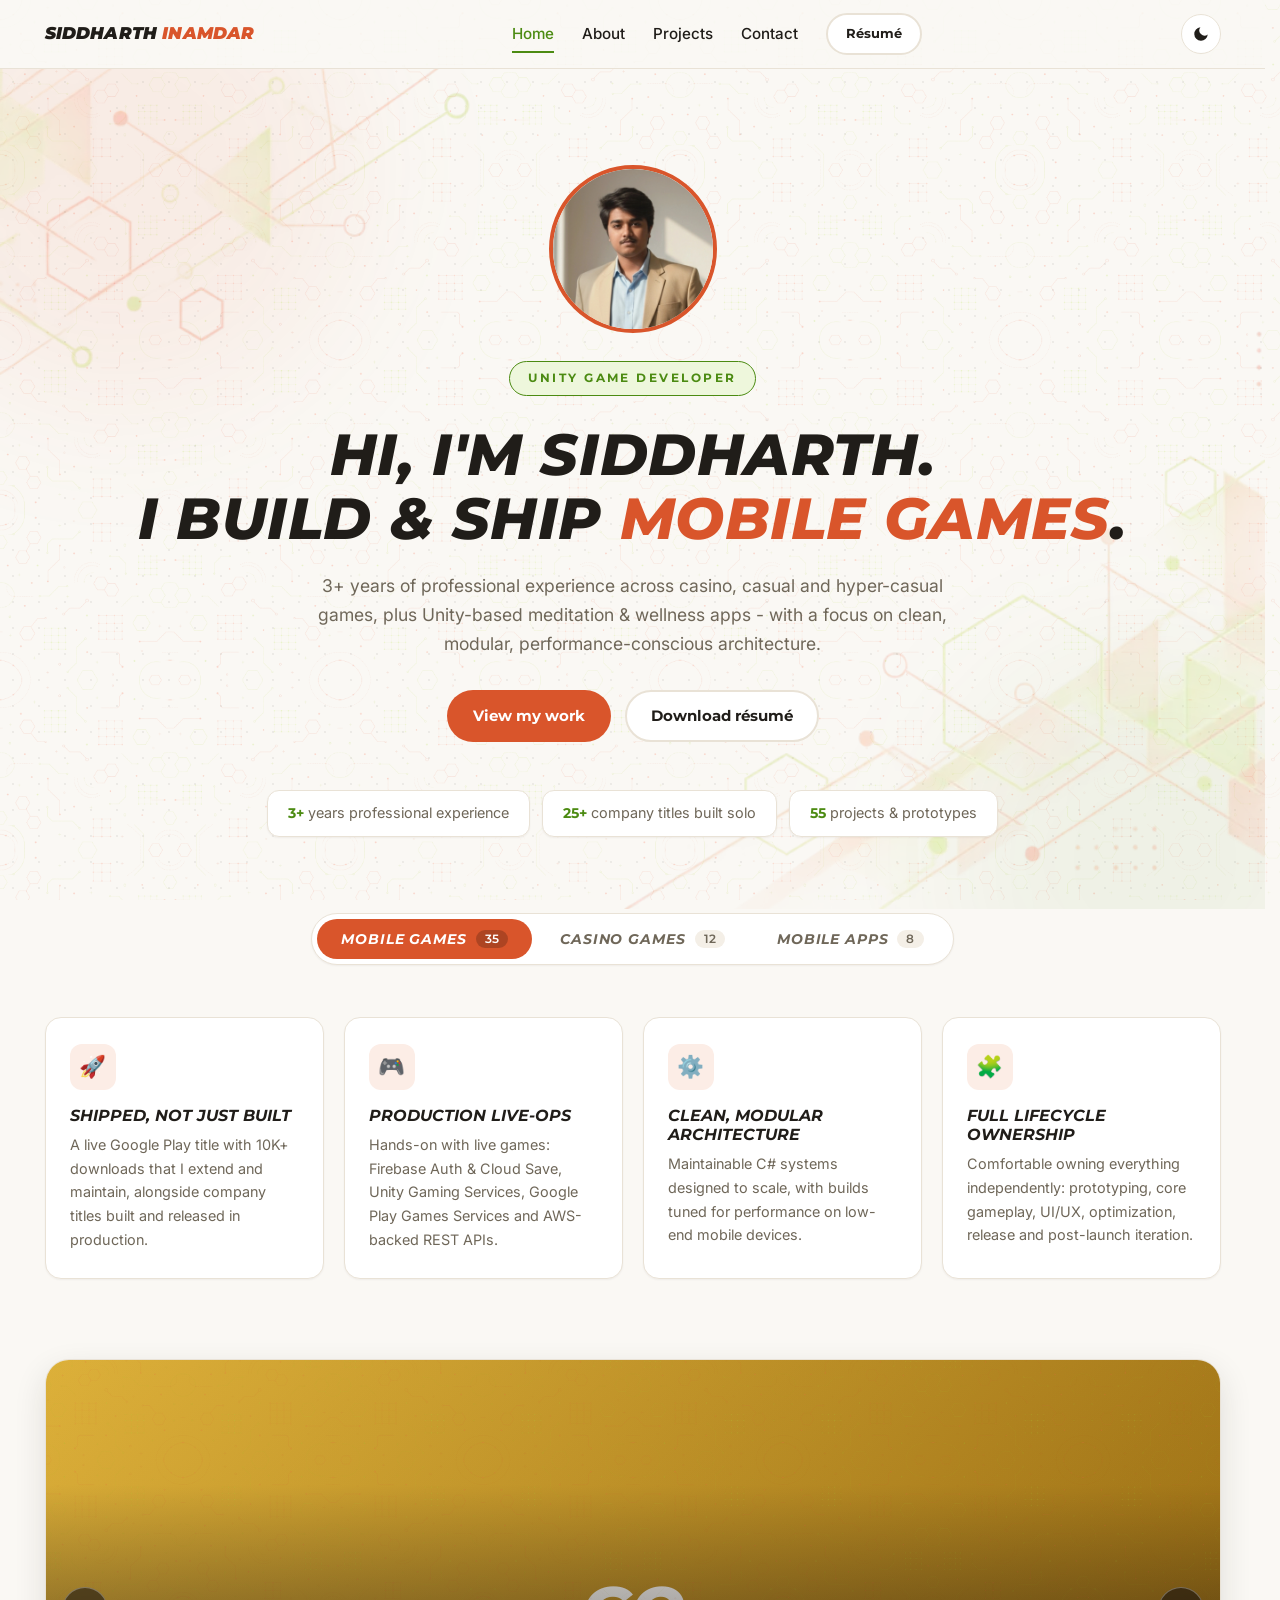
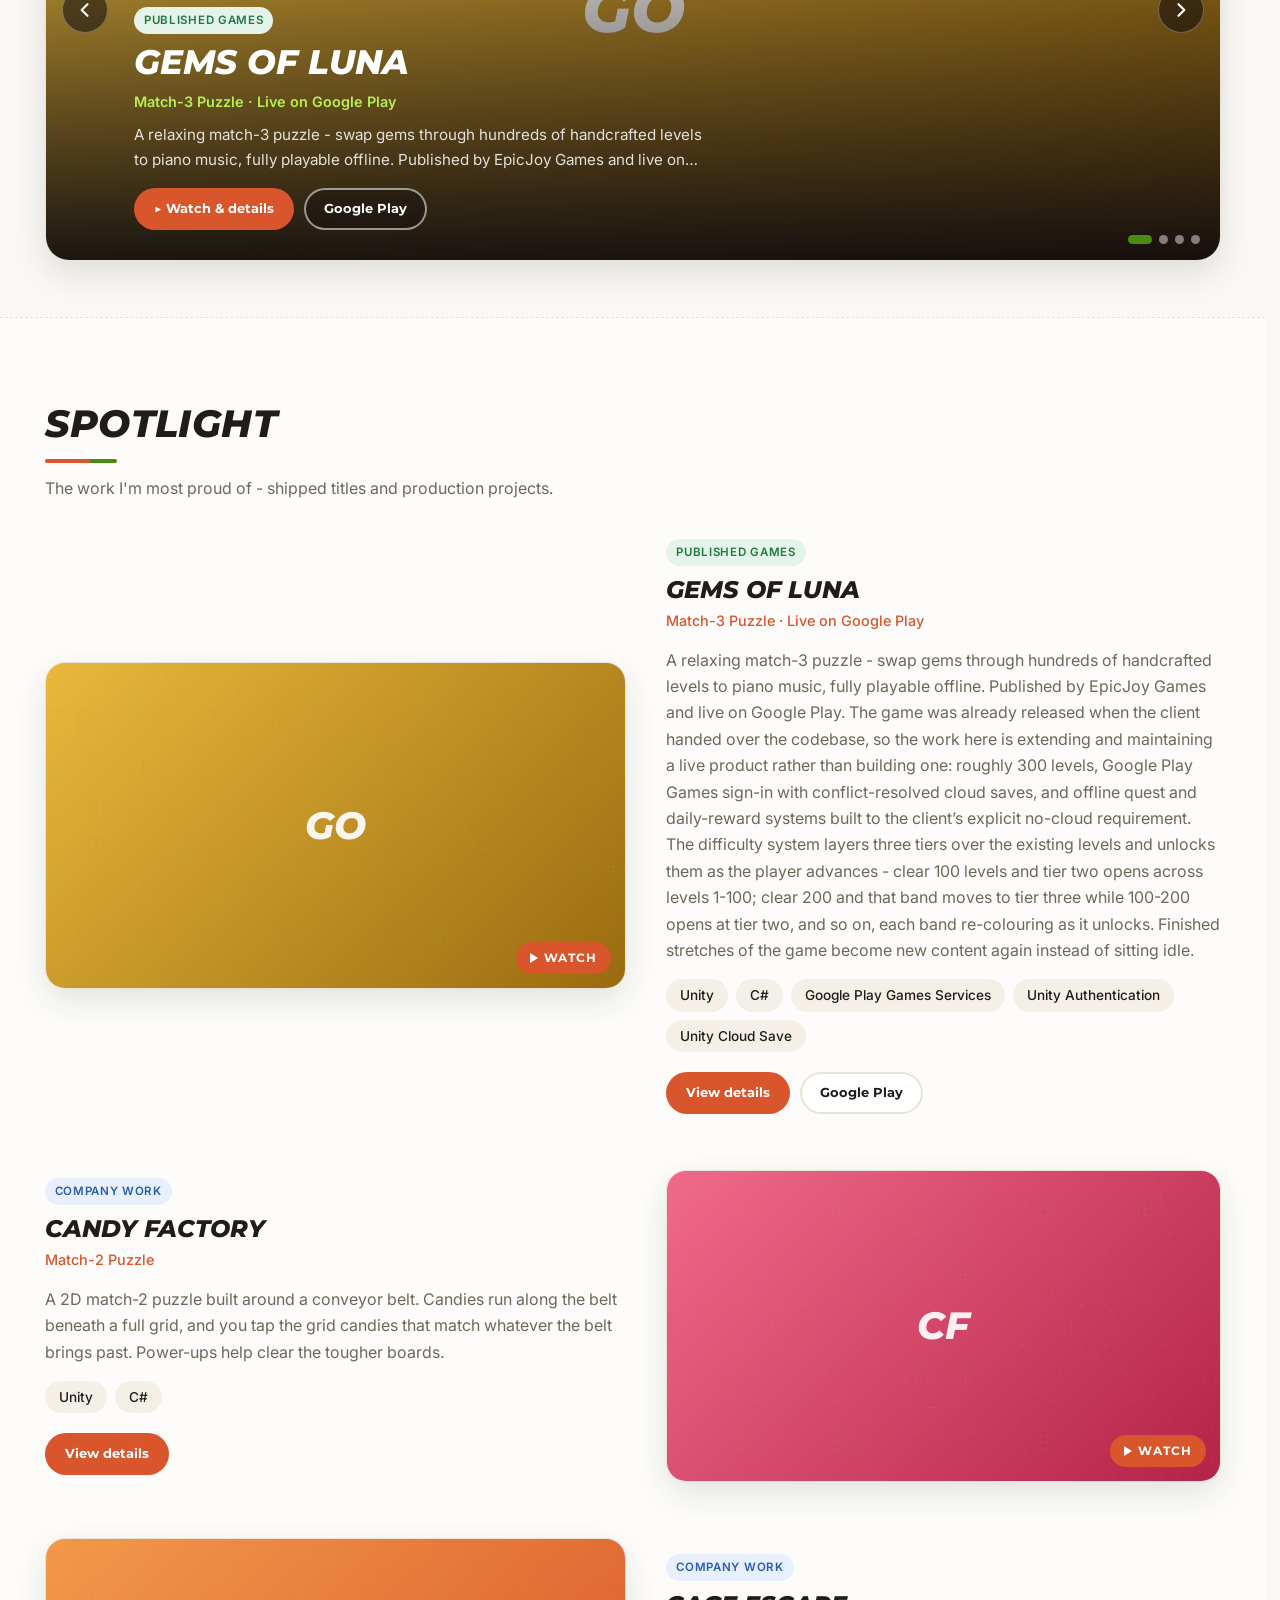
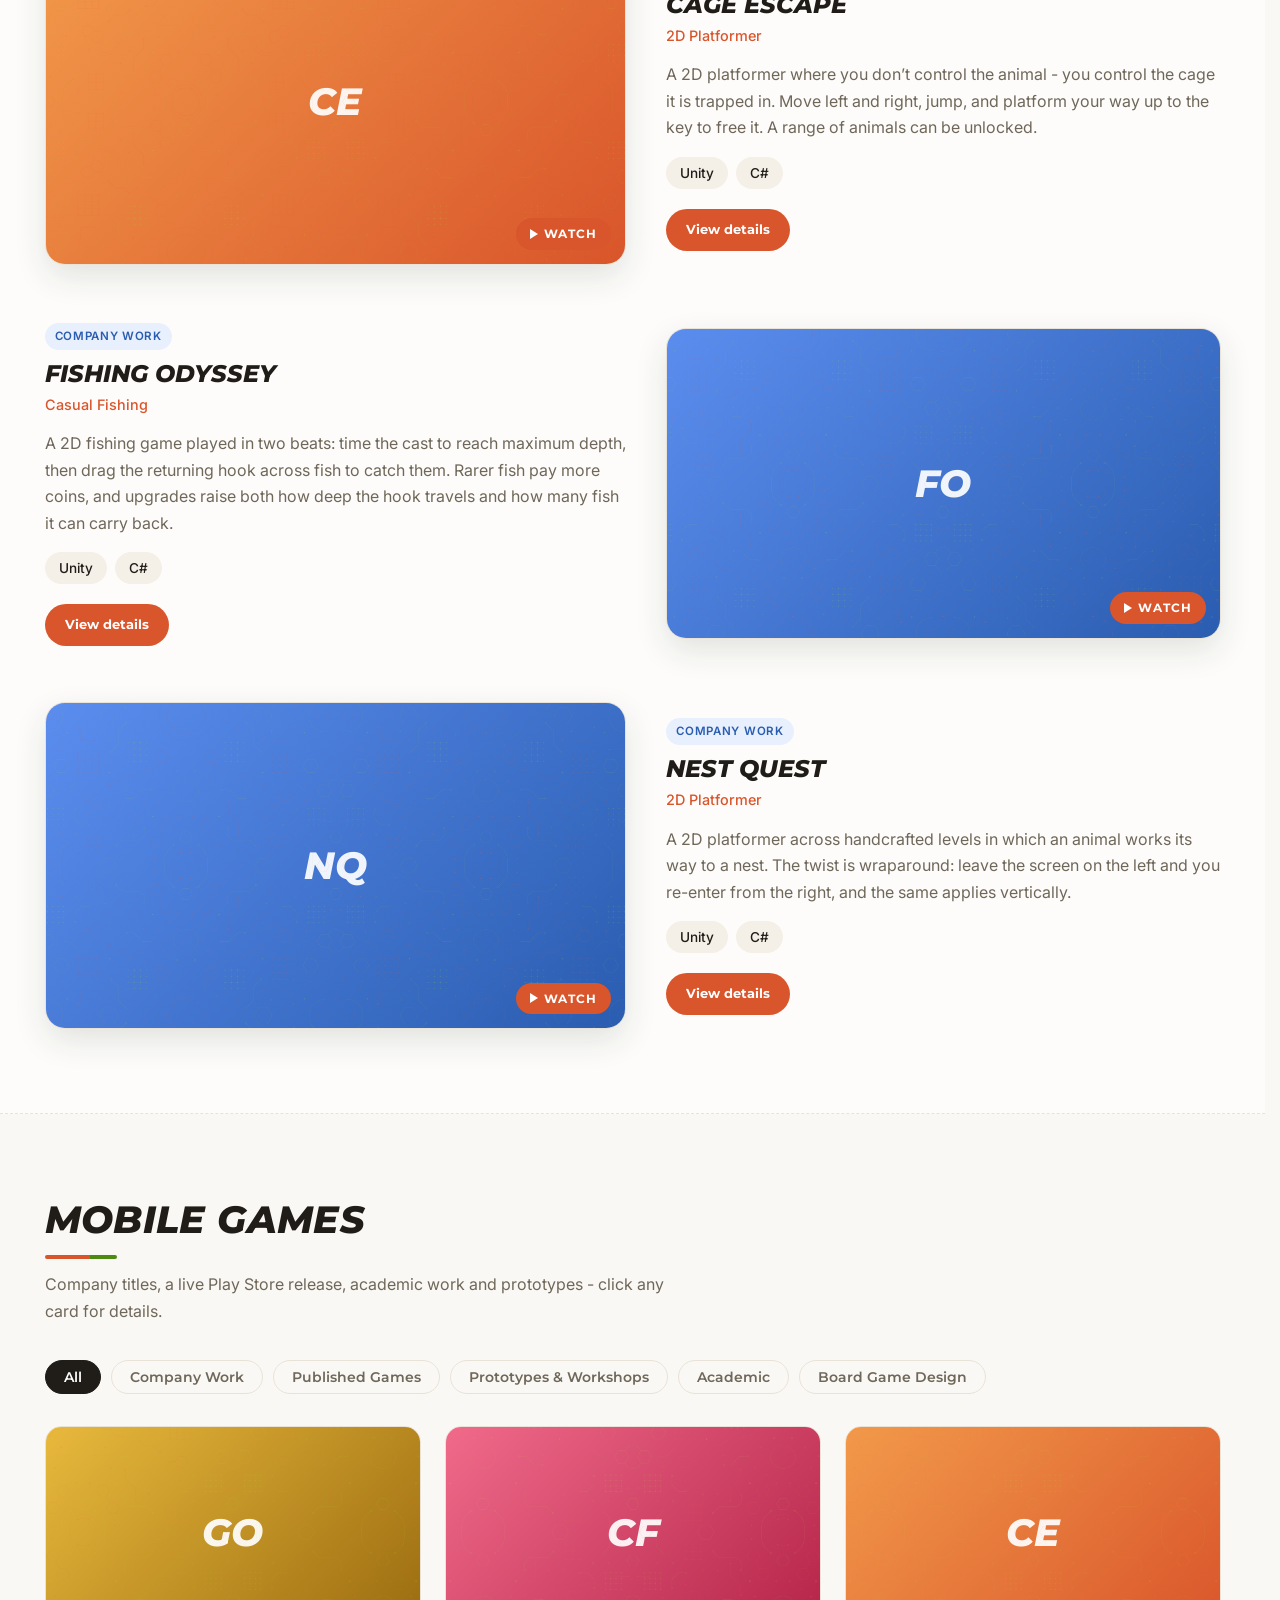
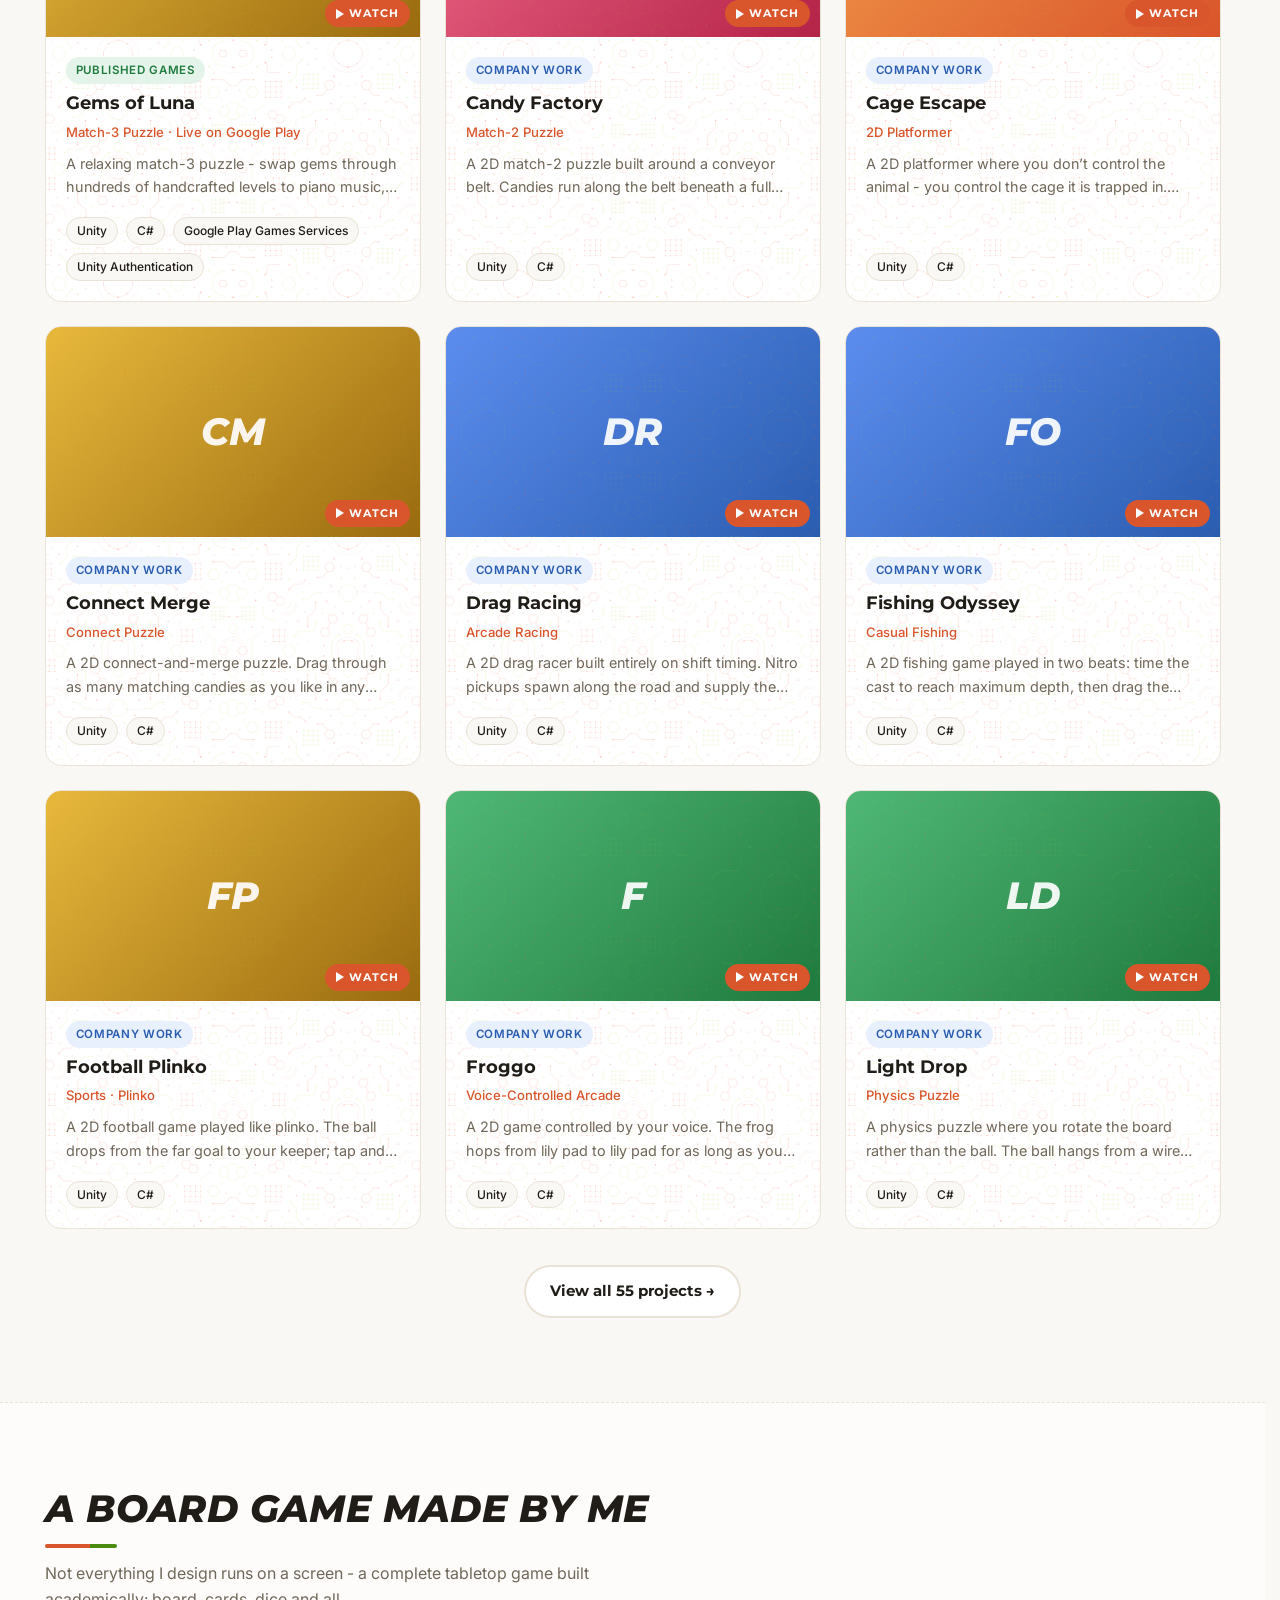
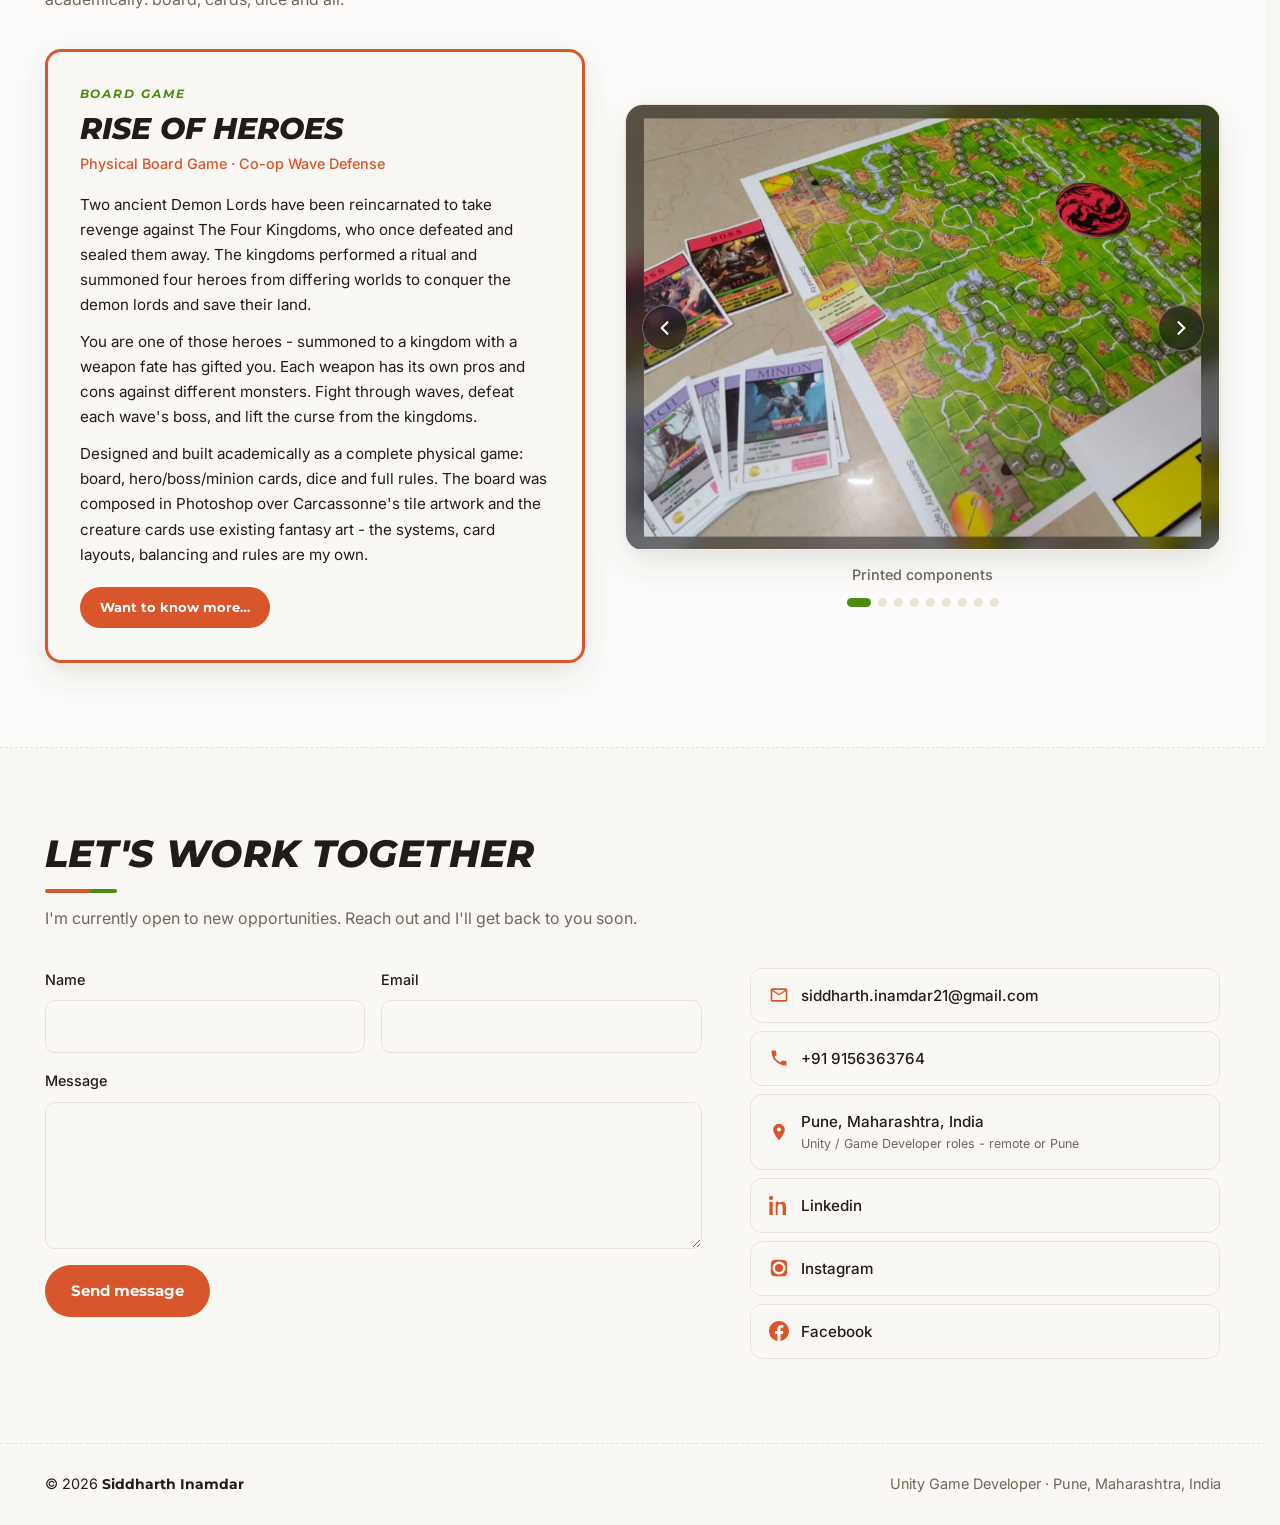
<file: index.html>
<!DOCTYPE html>
<html lang="en">
<head>
  <meta charset="UTF-8" />
  <meta name="viewport" content="width=device-width, initial-scale=1.0" />
  <title>Siddharth Inamdar - Unity Game Developer</title>
  <meta name="description" content="Portfolio of Siddharth Inamdar, a Unity developer with 3+ years of professional experience shipping mobile games - casino, casual and hyper-casual titles, wellness apps, prototypes and more." />

  <!-- Open Graph (link previews on LinkedIn, WhatsApp, etc.) -->
  <meta property="og:type" content="website" />
  <meta property="og:title" content="Siddharth Inamdar - Unity Game Developer" />
  <meta property="og:description" content="3+ years shipping mobile games in Unity. A live Google Play title, company games, prototypes, AR experiments and board game design." />
  <meta property="og:image" content="assets/og-image.png" />
  <meta name="twitter:card" content="summary_large_image" />

  <link rel="icon" type="image/svg+xml" href="assets/favicon.svg" />

  <!-- Set theme before first paint (no flash). Dark is the default brand look. -->
  <script>
    (function () {
      var t = localStorage.getItem("theme");
      if (!t) t = (window.matchMedia && window.matchMedia("(prefers-color-scheme: light)").matches) ? "light" : "dark";
      document.documentElement.setAttribute("data-theme", t);
    })();
  </script>

  <link rel="preconnect" href="https://fonts.googleapis.com" />
  <link rel="preconnect" href="https://fonts.gstatic.com" crossorigin />
  <link href="https://fonts.googleapis.com/css2?family=Inter:wght@400;500;600&family=Montserrat:ital,wght@0,600;0,700;1,800;1,900&display=swap" rel="stylesheet" />

  <link rel="stylesheet" href="css/style.css" />
</head>
<body>

  <!-- ============ NAV ============ -->
  <header class="nav" id="top">
    <div class="nav-inner container">
      <a href="index.html" class="wordmark">Siddharth&nbsp;<span>Inamdar</span></a>
      <nav class="nav-links" id="navLinks" aria-label="Main navigation">
        <a href="index.html" aria-current="page">Home</a>
        <a href="pages/about/index.html">About</a>
        <a href="pages/projects/index.html">Projects</a>
        <a href="pages/contact/index.html">Contact</a>
        <a class="btn btn-outline btn-sm" href="assets/resume/Siddharth_Inamdar_Resume.pdf" download>Résumé</a>
      </nav>
      <div class="nav-actions">
        <button class="theme-toggle" id="themeToggle" aria-label="Toggle light/dark theme">
          <svg class="icon-sun" viewBox="0 0 24 24" aria-hidden="true"><path d="M12 17a5 5 0 1 0 0-10 5 5 0 0 0 0 10zm0 2a1 1 0 0 1 1 1v1a1 1 0 1 1-2 0v-1a1 1 0 0 1 1-1zm0-16a1 1 0 0 1 1 1v1a1 1 0 1 1-2 0V4a1 1 0 0 1 1-1zm9 8a1 1 0 1 1 0 2h-1a1 1 0 1 1 0-2h1zM4 11a1 1 0 1 1 0 2H3a1 1 0 1 1 0-2h1zm14.66-6.07a1 1 0 0 1 0 1.41l-.7.71a1 1 0 1 1-1.42-1.41l.71-.71a1 1 0 0 1 1.41 0zM7.46 16.54a1 1 0 0 1 0 1.41l-.71.71a1 1 0 0 1-1.41-1.41l.7-.71a1 1 0 0 1 1.42 0zm11.2 2.12a1 1 0 0 1-1.41 0l-.71-.7a1 1 0 0 1 1.42-1.42l.7.71a1 1 0 0 1 0 1.41zM6.05 4.93a1 1 0 0 1 1.41 0l.71.7A1 1 0 1 1 6.75 7.05l-.7-.71a1 1 0 0 1 0-1.41z"/></svg>
          <svg class="icon-moon" viewBox="0 0 24 24" aria-hidden="true"><path d="M21 12.79A9 9 0 1 1 11.21 3a7 7 0 0 0 9.79 9.79z"/></svg>
        </button>
        <button class="nav-toggle" id="navToggle" aria-label="Toggle menu" aria-expanded="false">
          <span></span><span></span><span></span>
        </button>
      </div>
    </div>
  </header>

  <main>
    <!-- ============ HERO ============ -->
    <section class="hero container">
      <img class="hero-photo" id="heroPhoto" src="assets/images/profile.jpg" alt="Siddharth Inamdar"
           onerror="this.style.display='none'" />
      <p class="eyebrow" id="heroTitle">Unity Game Developer</p>
      <h1>Hi, I'm Siddharth.<br />I build &amp; ship <span class="accent">mobile games</span>.</h1>
      <p class="hero-sub" id="heroTagline"></p>
      <div class="hero-cta">
        <a class="btn btn-primary" href="#projects">View my work</a>
        <a class="btn btn-outline" href="assets/resume/Siddharth_Inamdar_Resume.pdf" download>Download résumé</a>
      </div>
      <ul class="hero-stats" id="heroStats"></ul>
    </section>

    <!-- ============ SCOPE TABS (drives everything below) ============ -->
    <section class="container scope-section" aria-label="Work type">
      <div class="scope-tabs reveal" id="projectScope" role="tablist" aria-label="Work type"></div>
    </section>

    <!-- ============ HIGHLIGHTS ============ -->
    <section class="section section-tight container" id="highlights" aria-label="Highlights">
      <div class="highlights" id="highlightCards"></div>
    </section>

    <!-- ============ SHOWCASE (rotating hero banner) ============ -->
    <section class="section section-tight container" id="showcaseSection" aria-label="Featured project showcase">
      <div class="showcase reveal" id="showcaseWrap"></div>
    </section>

    <!-- ============ SPOTLIGHT (featured projects) ============ -->

    <section class="section section-alt" id="spotlight" hidden>
      <div class="container">
        <h2 class="section-title reveal">Spotlight</h2>
        <p class="section-sub reveal">The work I'm most proud of - shipped titles and production projects.</p>
        <div class="spotlight" id="spotlightRows"></div>
      </div>
    </section>

    <!-- ============ ALL PROJECTS ============ -->
    <section class="section" id="projects">
      <div class="container">
        <h2 class="section-title reveal" id="projectsTitle">All Projects</h2>
        <p class="section-sub reveal" id="projectsSub"></p>
        <div class="filters reveal" id="filters" role="tablist" aria-label="Project categories"></div>
        <div class="grid" id="projectGrid" data-limit="9" data-scope="true"></div>
        <div class="project-more reveal" id="projectMore" hidden></div>
      </div>
    </section>

    <!-- ============ BOARD GAME ============ -->
    <section class="section section-alt" id="boardgame" hidden>
      <div class="container">
        <h2 class="section-title reveal">A Board Game Made By Me</h2>
        <p class="section-sub reveal">Not everything I design runs on a screen - a complete tabletop game built academically: board, cards, dice and all.</p>
        <div id="boardRows"></div>
      </div>
    </section>

    <!-- ============ CONTACT ============ -->
    <section class="section" id="contact">
      <div class="container">
        <h2 class="section-title reveal">Let's work together</h2>
        <p class="section-sub reveal" id="contactSub">I'm currently open to new opportunities. Reach out and I'll get back to you soon.</p>
        <div class="contact-grid">
          <form id="contactForm" class="contact-form reveal">
            <div class="form-row">
              <label>Name<input type="text" name="name" required autocomplete="name" /></label>
              <label>Email<input type="email" name="email" required autocomplete="email" /></label>
            </div>
            <label>Message<textarea name="message" rows="5" required></textarea></label>
            <button type="submit" class="btn btn-primary">Send message</button>
            <p class="form-status" id="formStatus" role="status"></p>
          </form>
          <div class="contact-side reveal" id="contactSide"></div>
        </div>
      </div>
    </section>
  </main>

  <!-- ============ FOOTER ============ -->
  <footer class="footer">
    <div class="container footer-inner">
      <span>© <span id="year"></span> <span class="footer-name">Siddharth Inamdar</span></span>
      <span class="muted" id="footerMeta"></span>
    </div>
  </footer>

  <script src="data/profile.js"></script>
  <script src="data/about.js"></script>
  <script src="data/home.js"></script>
  <script src="data/projects.js"></script>
  <script src="js/core.js"></script>
  <script src="js/grid.js"></script>
  <script src="js/contact.js"></script>
  <script src="js/pages/home.js"></script>
</body>
</html>
</file>
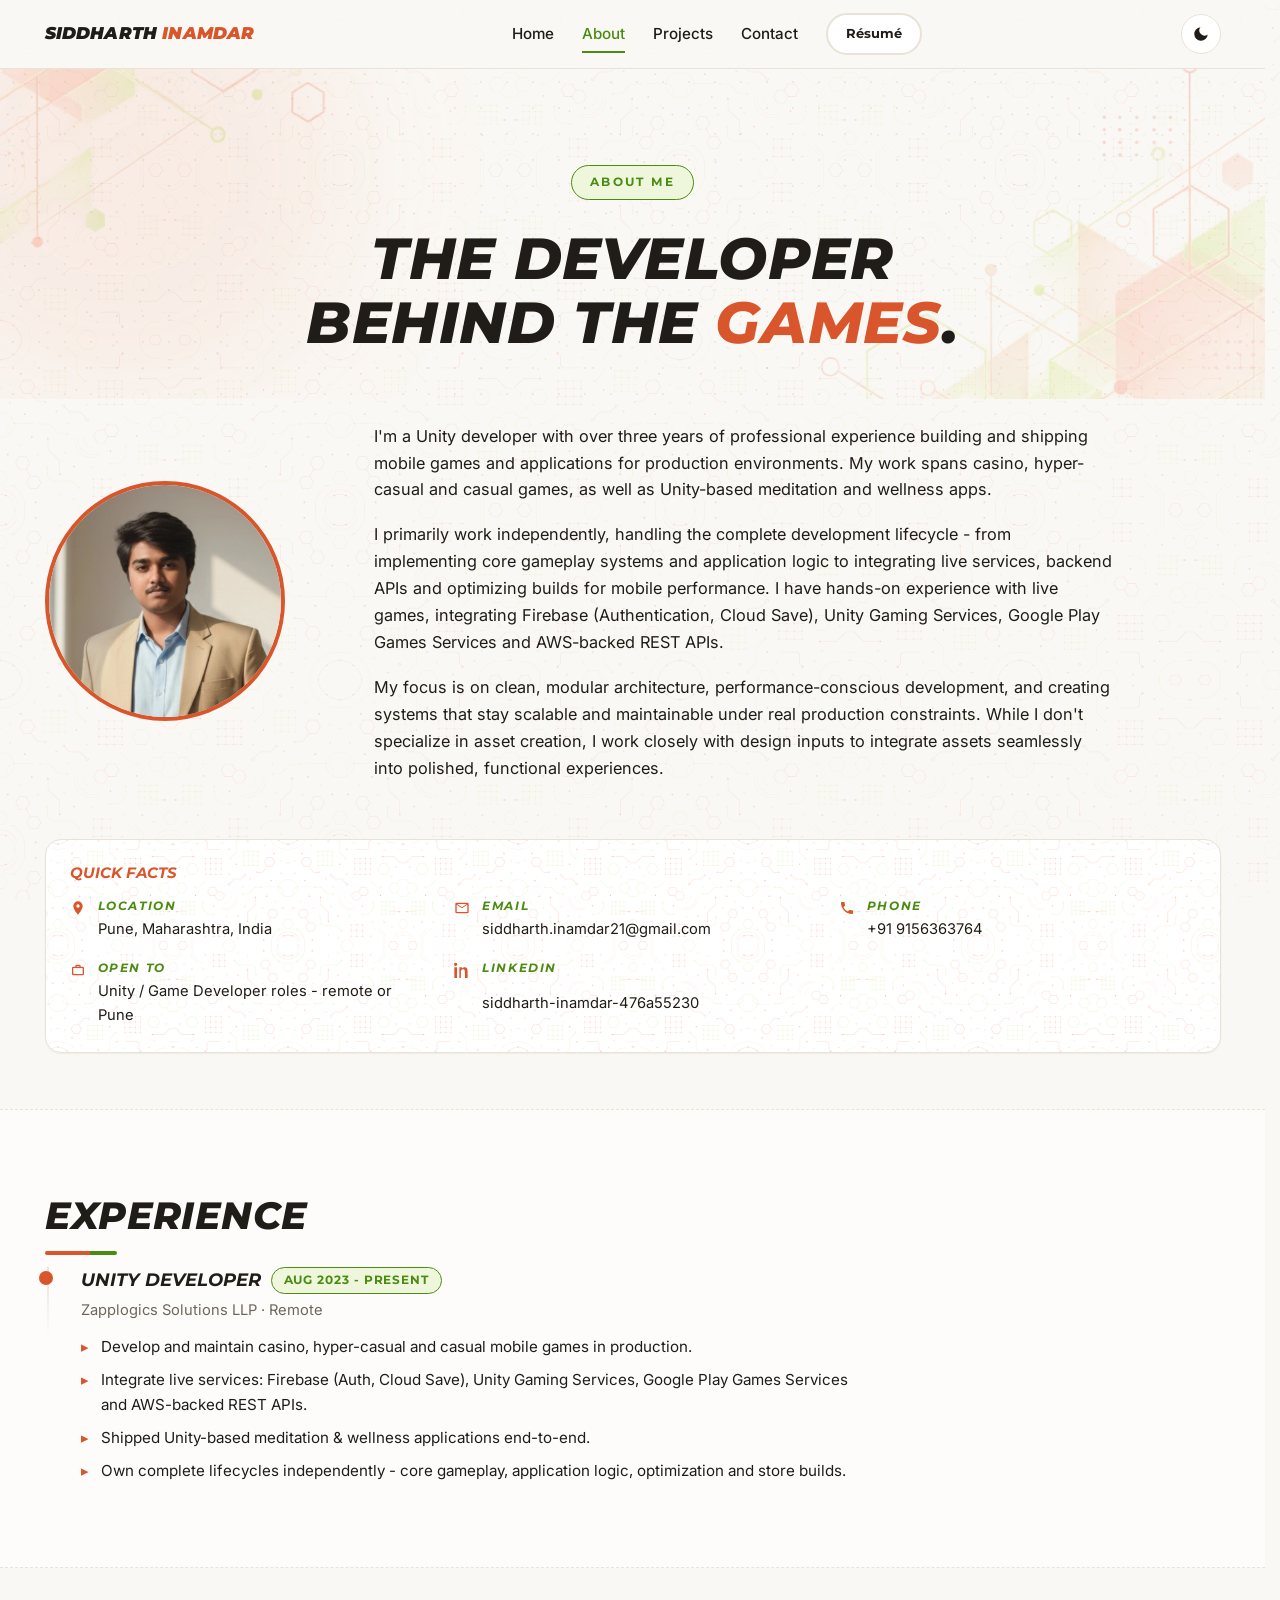
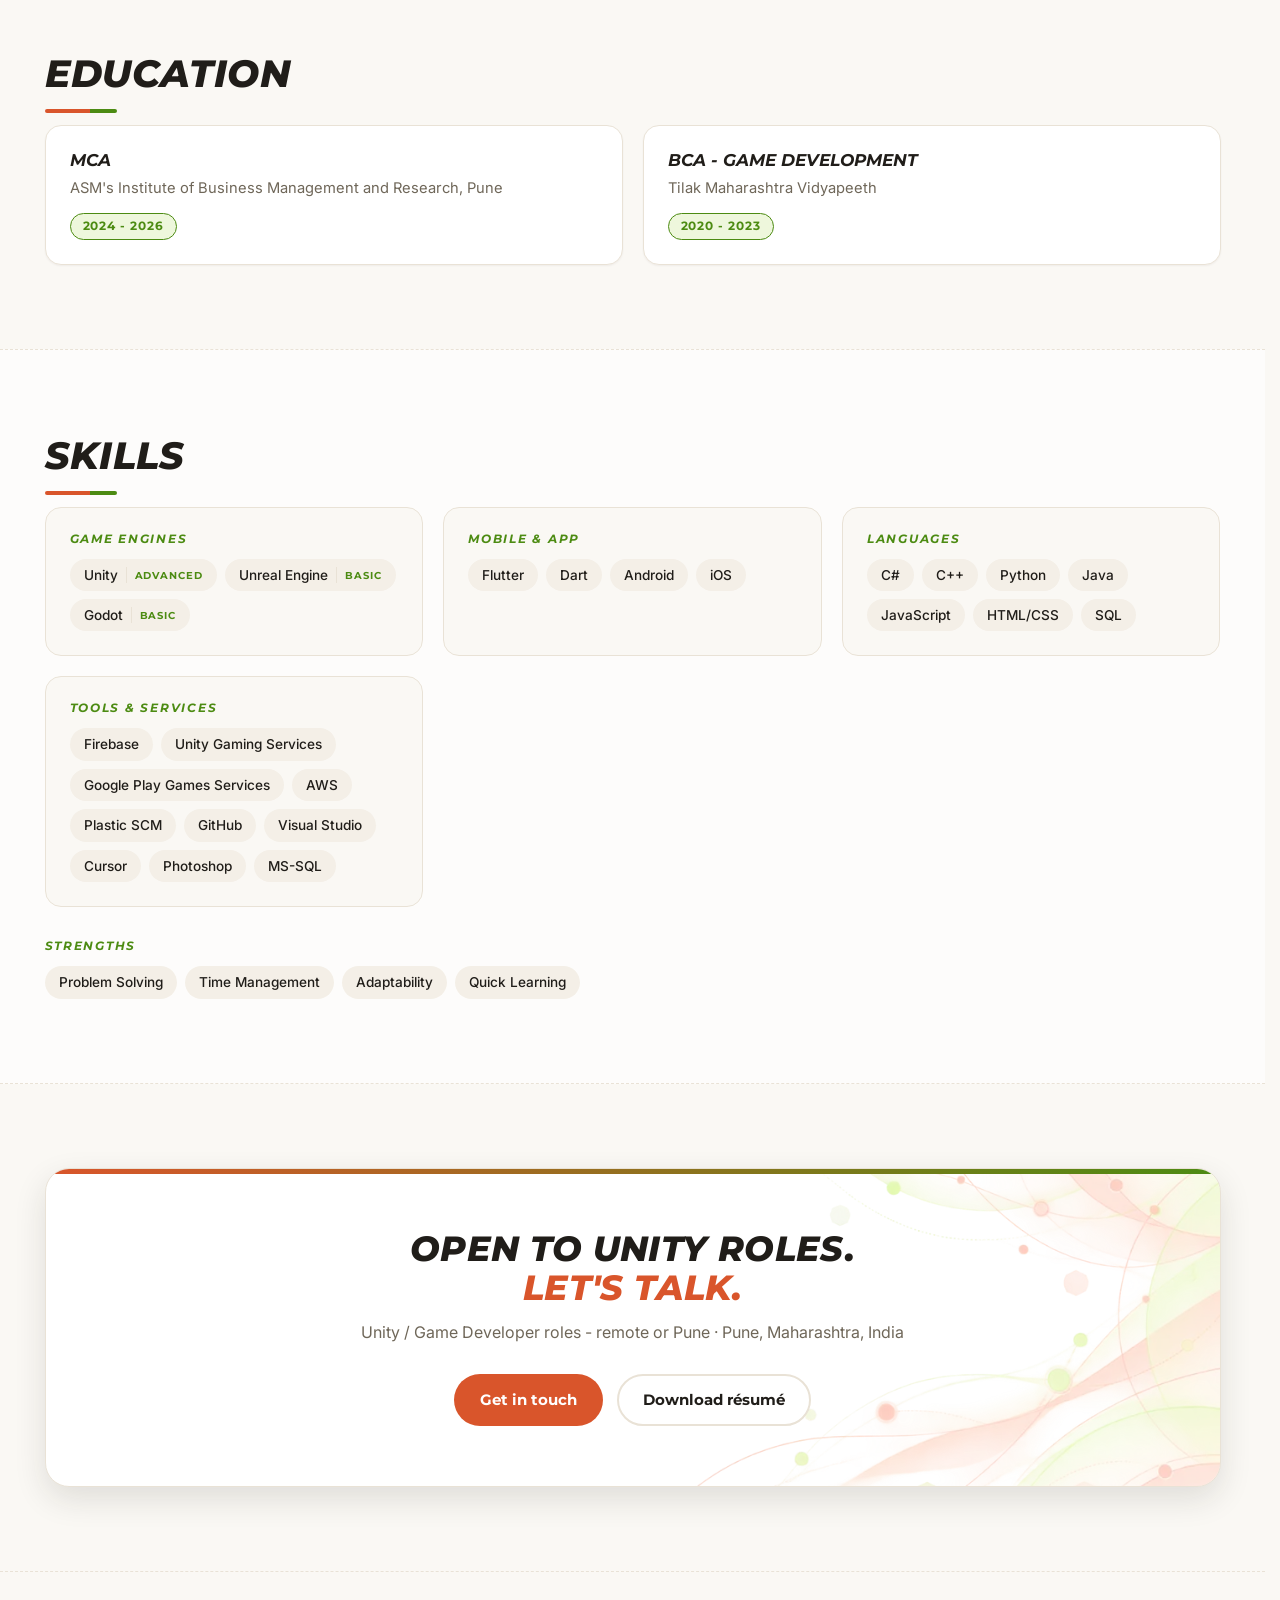
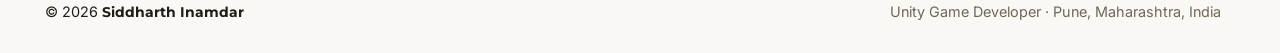
<file: pages/about/index.html>
<!DOCTYPE html>
<html lang="en">
<head>
  <meta charset="UTF-8" />
  <meta name="viewport" content="width=device-width, initial-scale=1.0" />
  <title>About - Siddharth Inamdar</title>
  <meta name="description" content="About Siddharth Inamdar - Unity developer with 3+ years of professional experience: work history, education, skills and strengths." />

  <meta property="og:type" content="profile" />
  <meta property="og:title" content="About - Siddharth Inamdar" />
  <meta property="og:description" content="Unity developer with 3+ years shipping mobile games. Experience, education and skills." />
  <meta property="og:image" content="../../assets/og-image.png" />
  <meta name="twitter:card" content="summary_large_image" />

  <link rel="icon" type="image/svg+xml" href="../../assets/favicon.svg" />

  <script>
    (function () {
      var t = localStorage.getItem("theme");
      if (!t) t = (window.matchMedia && window.matchMedia("(prefers-color-scheme: light)").matches) ? "light" : "dark";
      document.documentElement.setAttribute("data-theme", t);
    })();
  </script>

  <link rel="preconnect" href="https://fonts.googleapis.com" />
  <link rel="preconnect" href="https://fonts.gstatic.com" crossorigin />
  <link href="https://fonts.googleapis.com/css2?family=Inter:wght@400;500;600&family=Montserrat:ital,wght@0,600;0,700;1,800;1,900&display=swap" rel="stylesheet" />

  <link rel="stylesheet" href="../../css/style.css" />
</head>
<body>

  <!-- ============ NAV ============ -->
  <header class="nav" id="top">
    <div class="nav-inner container">
      <a href="../../index.html" class="wordmark">Siddharth&nbsp;<span>Inamdar</span></a>
      <nav class="nav-links" id="navLinks" aria-label="Main navigation">
        <a href="../../index.html">Home</a>
        <a href="../about/index.html" aria-current="page">About</a>
        <a href="../projects/index.html">Projects</a>
        <a href="../contact/index.html">Contact</a>
        <a class="btn btn-outline btn-sm" href="../../assets/resume/Siddharth_Inamdar_Resume.pdf" download>Résumé</a>
      </nav>
      <div class="nav-actions">
        <button class="theme-toggle" id="themeToggle" aria-label="Toggle light/dark theme">
          <svg class="icon-sun" viewBox="0 0 24 24" aria-hidden="true"><path d="M12 17a5 5 0 1 0 0-10 5 5 0 0 0 0 10zm0 2a1 1 0 0 1 1 1v1a1 1 0 1 1-2 0v-1a1 1 0 0 1 1-1zm0-16a1 1 0 0 1 1 1v1a1 1 0 1 1-2 0V4a1 1 0 0 1 1-1zm9 8a1 1 0 1 1 0 2h-1a1 1 0 1 1 0-2h1zM4 11a1 1 0 1 1 0 2H3a1 1 0 1 1 0-2h1zm14.66-6.07a1 1 0 0 1 0 1.41l-.7.71a1 1 0 1 1-1.42-1.41l.71-.71a1 1 0 0 1 1.41 0zM7.46 16.54a1 1 0 0 1 0 1.41l-.71.71a1 1 0 0 1-1.41-1.41l.7-.71a1 1 0 0 1 1.42 0zm11.2 2.12a1 1 0 0 1-1.41 0l-.71-.7a1 1 0 0 1 1.42-1.42l.7.71a1 1 0 0 1 0 1.41zM6.05 4.93a1 1 0 0 1 1.41 0l.71.7A1 1 0 1 1 6.75 7.05l-.7-.71a1 1 0 0 1 0-1.41z"/></svg>
          <svg class="icon-moon" viewBox="0 0 24 24" aria-hidden="true"><path d="M21 12.79A9 9 0 1 1 11.21 3a7 7 0 0 0 9.79 9.79z"/></svg>
        </button>
        <button class="nav-toggle" id="navToggle" aria-label="Toggle menu" aria-expanded="false">
          <span></span><span></span><span></span>
        </button>
      </div>
    </div>
  </header>

  <main>
    <!-- ============ PAGE HEADER ============ -->
    <section class="page-header container">
      <p class="eyebrow">About Me</p>
      <h1>The developer<br />behind the <span class="accent">games</span>.</h1>
    </section>

    <!-- ============ INTRO: photo + summary, with the facts strip beneath ============ -->
    <section class="section section-tight container">
      <div class="about-intro">
        <img class="about-photo reveal" id="aboutPhoto" src="../../assets/images/profile.jpg" alt="Siddharth Inamdar"
             onerror="this.style.display='none'" />
        <div class="about-summary" id="aboutSummary"></div>
      </div>

      <div class="side-card quick-facts reveal">
        <h3>Quick Facts</h3>
        <ul class="facts-list" id="quickFacts"></ul>
      </div>
    </section>

    <!-- ============ EXPERIENCE ============ -->
    <section class="section section-alt">
      <div class="container">
        <h2 class="section-title reveal">Experience</h2>
        <div class="timeline" id="expTimeline"></div>
      </div>
    </section>

    <!-- ============ EDUCATION ============ -->
    <section class="section container">
      <h2 class="section-title reveal">Education</h2>
      <div class="edu-grid" id="eduList"></div>
    </section>

    <!-- ============ SKILLS ============ -->
    <section class="section section-alt">
      <div class="container">
        <h2 class="section-title reveal">Skills</h2>
        <div class="skill-groups" id="skillGroups"></div>
        <h3 class="strengths-title reveal">Strengths</h3>
        <ul class="chips reveal" id="strengthChips"></ul>
      </div>
    </section>

    <!-- ============ CTA ============ -->
    <section class="section container">
      <div class="cta-band reveal">
        <h2>Open to Unity roles.<br /><span class="accent">Let's talk.</span></h2>
        <p class="muted" id="ctaOpenTo"></p>
        <div class="hero-cta">
          <a class="btn btn-primary" href="../contact/index.html">Get in touch</a>
          <a class="btn btn-outline" href="../../assets/resume/Siddharth_Inamdar_Resume.pdf" download>Download résumé</a>
        </div>
      </div>
    </section>
  </main>

  <!-- ============ FOOTER ============ -->
  <footer class="footer">
    <div class="container footer-inner">
      <span>© <span id="year"></span> <span class="footer-name">Siddharth Inamdar</span></span>
      <span class="muted" id="footerMeta"></span>
    </div>
  </footer>

  <script src="../../data/profile.js"></script>
  <script src="../../data/about.js"></script>
  <script src="../../js/core.js"></script>
  <script src="../../js/pages/about.js"></script>
</body>
</html>
</file>
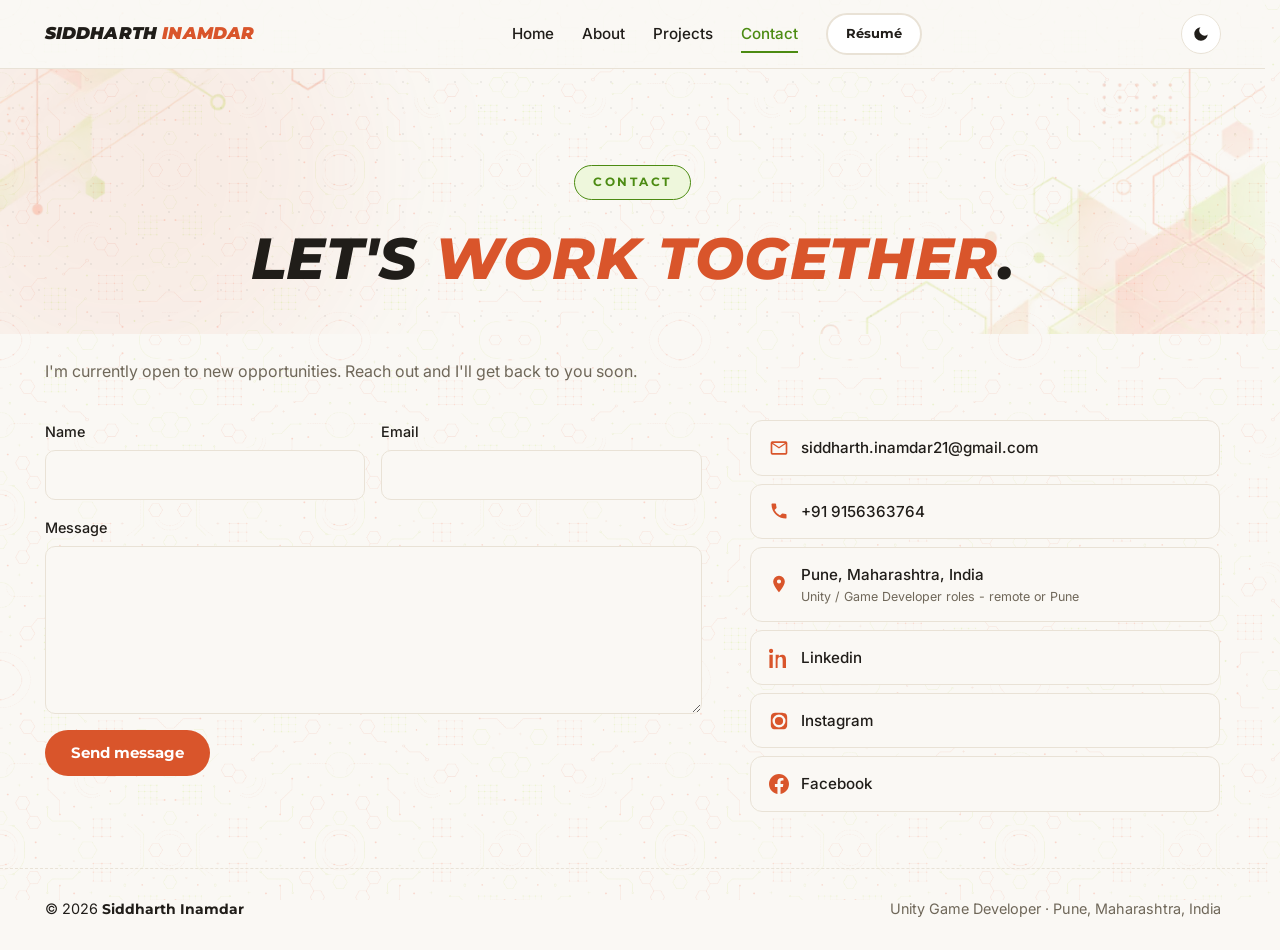
<file: pages/contact/index.html>
<!DOCTYPE html>
<html lang="en">
<head>
  <meta charset="UTF-8" />
  <meta name="viewport" content="width=device-width, initial-scale=1.0" />
  <title>Contact - Siddharth Inamdar</title>
  <meta name="description" content="Get in touch with Siddharth Inamdar - Unity game developer open to new opportunities." />

  <meta property="og:type" content="website" />
  <meta property="og:title" content="Contact - Siddharth Inamdar" />
  <meta property="og:description" content="Get in touch - Unity game developer open to new opportunities." />
  <meta property="og:image" content="../../assets/og-image.png" />
  <meta name="twitter:card" content="summary_large_image" />

  <link rel="icon" type="image/svg+xml" href="../../assets/favicon.svg" />

  <script>
    (function () {
      var t = localStorage.getItem("theme");
      if (!t) t = (window.matchMedia && window.matchMedia("(prefers-color-scheme: light)").matches) ? "light" : "dark";
      document.documentElement.setAttribute("data-theme", t);
    })();
  </script>

  <link rel="preconnect" href="https://fonts.googleapis.com" />
  <link rel="preconnect" href="https://fonts.gstatic.com" crossorigin />
  <link href="https://fonts.googleapis.com/css2?family=Inter:wght@400;500;600&family=Montserrat:ital,wght@0,600;0,700;1,800;1,900&display=swap" rel="stylesheet" />

  <link rel="stylesheet" href="../../css/style.css" />
</head>
<body>

  <!-- ============ NAV ============ -->
  <header class="nav" id="top">
    <div class="nav-inner container">
      <a href="../../index.html" class="wordmark">Siddharth&nbsp;<span>Inamdar</span></a>
      <nav class="nav-links" id="navLinks" aria-label="Main navigation">
        <a href="../../index.html">Home</a>
        <a href="../about/index.html">About</a>
        <a href="../projects/index.html">Projects</a>
        <a href="../contact/index.html" aria-current="page">Contact</a>
        <a class="btn btn-outline btn-sm" href="../../assets/resume/Siddharth_Inamdar_Resume.pdf" download>Résumé</a>
      </nav>
      <div class="nav-actions">
        <button class="theme-toggle" id="themeToggle" aria-label="Toggle light/dark theme">
          <svg class="icon-sun" viewBox="0 0 24 24" aria-hidden="true"><path d="M12 17a5 5 0 1 0 0-10 5 5 0 0 0 0 10zm0 2a1 1 0 0 1 1 1v1a1 1 0 1 1-2 0v-1a1 1 0 0 1 1-1zm0-16a1 1 0 0 1 1 1v1a1 1 0 1 1-2 0V4a1 1 0 0 1 1-1zm9 8a1 1 0 1 1 0 2h-1a1 1 0 1 1 0-2h1zM4 11a1 1 0 1 1 0 2H3a1 1 0 1 1 0-2h1zm14.66-6.07a1 1 0 0 1 0 1.41l-.7.71a1 1 0 1 1-1.42-1.41l.71-.71a1 1 0 0 1 1.41 0zM7.46 16.54a1 1 0 0 1 0 1.41l-.71.71a1 1 0 0 1-1.41-1.41l.7-.71a1 1 0 0 1 1.42 0zm11.2 2.12a1 1 0 0 1-1.41 0l-.71-.7a1 1 0 0 1 1.42-1.42l.7.71a1 1 0 0 1 0 1.41zM6.05 4.93a1 1 0 0 1 1.41 0l.71.7A1 1 0 1 1 6.75 7.05l-.7-.71a1 1 0 0 1 0-1.41z"/></svg>
          <svg class="icon-moon" viewBox="0 0 24 24" aria-hidden="true"><path d="M21 12.79A9 9 0 1 1 11.21 3a7 7 0 0 0 9.79 9.79z"/></svg>
        </button>
        <button class="nav-toggle" id="navToggle" aria-label="Toggle menu" aria-expanded="false">
          <span></span><span></span><span></span>
        </button>
      </div>
    </div>
  </header>

  <main>
    <!-- ============ PAGE HEADER ============ -->
    <section class="page-header container">
      <p class="eyebrow">Contact</p>
      <h1>Let's <span class="accent">work together</span>.</h1>
    </section>

    <!-- ============ CONTACT ============ -->
    <section class="section section-tight" id="contact">
      <div class="container">
        <p class="section-sub reveal">I'm currently open to new opportunities. Reach out and I'll get back to you soon.</p>
        <div class="contact-grid">
          <form id="contactForm" class="contact-form reveal">
            <div class="form-row">
              <label>Name<input type="text" name="name" required autocomplete="name" /></label>
              <label>Email<input type="email" name="email" required autocomplete="email" /></label>
            </div>
            <label>Message<textarea name="message" rows="6" required></textarea></label>
            <button type="submit" class="btn btn-primary">Send message</button>
            <p class="form-status" id="formStatus" role="status"></p>
          </form>
          <div class="contact-side reveal" id="contactSide"></div>
        </div>
      </div>
    </section>
  </main>

  <!-- ============ FOOTER ============ -->
  <footer class="footer">
    <div class="container footer-inner">
      <span>© <span id="year"></span> <span class="footer-name">Siddharth Inamdar</span></span>
      <span class="muted" id="footerMeta"></span>
    </div>
  </footer>

  <script src="../../data/profile.js"></script>
  <script src="../../js/core.js"></script>
  <script src="../../js/contact.js"></script>
</body>
</html>
</file>
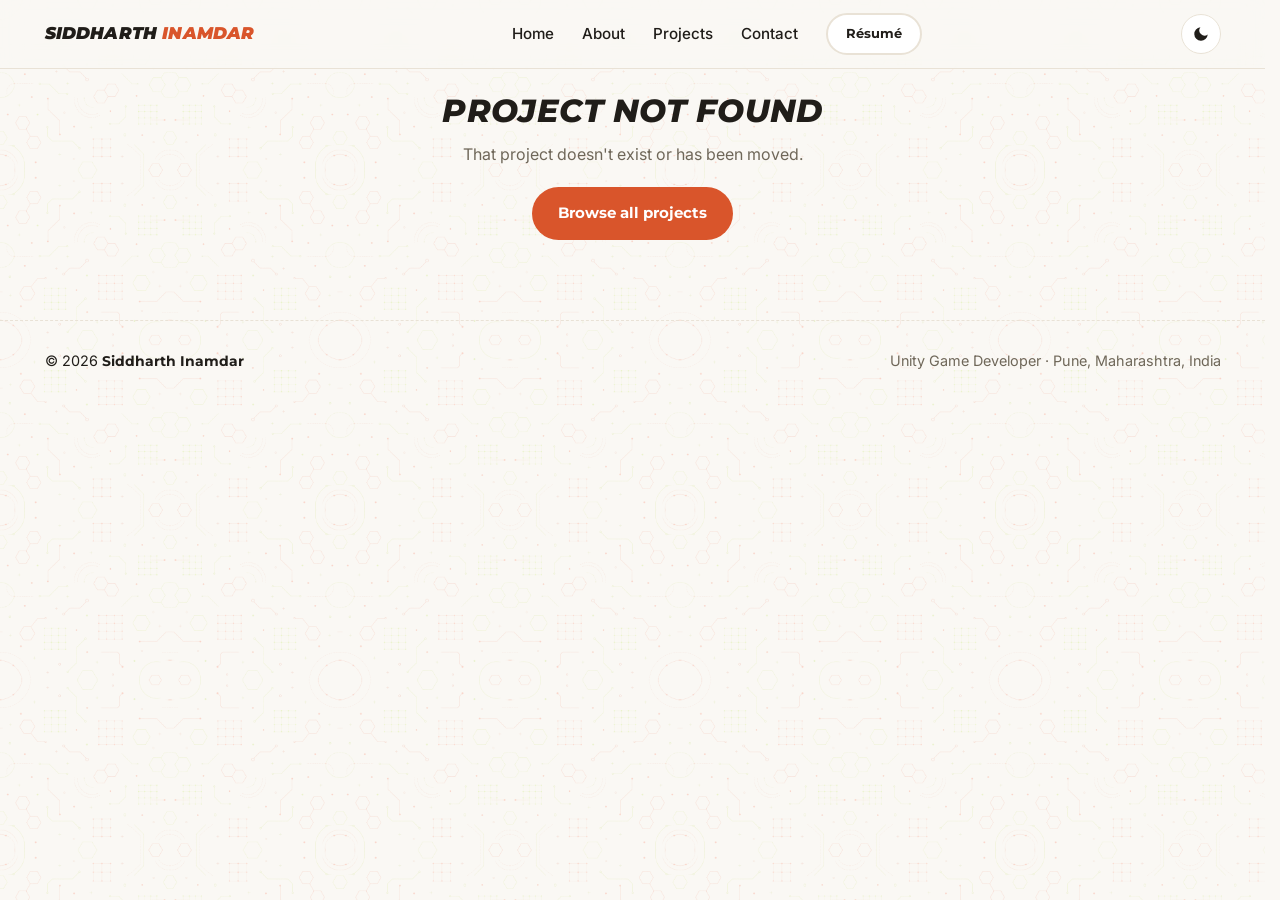
<file: pages/project/index.html>
<!DOCTYPE html>
<html lang="en">
<head>
  <meta charset="UTF-8" />
  <meta name="viewport" content="width=device-width, initial-scale=1.0" />
  <!-- Title & description are filled in by JS from the project data -->
  <title>Project - Siddharth Inamdar</title>
  <meta name="description" id="metaDesc" content="Project by Siddharth Inamdar, Unity game developer." />

  <meta property="og:type" content="website" />
  <meta property="og:title" content="Project - Siddharth Inamdar" id="ogTitle" />
  <meta property="og:description" content="Project by Siddharth Inamdar." id="ogDesc" />
  <meta property="og:image" content="../../assets/og-image.png" id="ogImage" />
  <meta name="twitter:card" content="summary_large_image" />

  <link rel="icon" type="image/svg+xml" href="../../assets/favicon.svg" />

  <script>
    (function () {
      var t = localStorage.getItem("theme");
      if (!t) t = (window.matchMedia && window.matchMedia("(prefers-color-scheme: light)").matches) ? "light" : "dark";
      document.documentElement.setAttribute("data-theme", t);
    })();
  </script>

  <link rel="preconnect" href="https://fonts.googleapis.com" />
  <link rel="preconnect" href="https://fonts.gstatic.com" crossorigin />
  <link href="https://fonts.googleapis.com/css2?family=Inter:wght@400;500;600&family=Montserrat:ital,wght@0,600;0,700;1,800;1,900&display=swap" rel="stylesheet" />

  <link rel="stylesheet" href="../../css/style.css" />
</head>
<body>

  <!-- ============ NAV ============ -->
  <header class="nav" id="top">
    <div class="nav-inner container">
      <a href="../../index.html" class="wordmark">Siddharth&nbsp;<span>Inamdar</span></a>
      <nav class="nav-links" id="navLinks" aria-label="Main navigation">
        <a href="../../index.html">Home</a>
        <a href="../about/index.html">About</a>
        <a href="../projects/index.html">Projects</a>
        <a href="../contact/index.html">Contact</a>
        <a class="btn btn-outline btn-sm" href="../../assets/resume/Siddharth_Inamdar_Resume.pdf" download>Résumé</a>
      </nav>
      <div class="nav-actions">
        <button class="theme-toggle" id="themeToggle" aria-label="Toggle light/dark theme">
          <svg class="icon-sun" viewBox="0 0 24 24" aria-hidden="true"><path d="M12 17a5 5 0 1 0 0-10 5 5 0 0 0 0 10zm0 2a1 1 0 0 1 1 1v1a1 1 0 1 1-2 0v-1a1 1 0 0 1 1-1zm0-16a1 1 0 0 1 1 1v1a1 1 0 1 1-2 0V4a1 1 0 0 1 1-1zm9 8a1 1 0 1 1 0 2h-1a1 1 0 1 1 0-2h1zM4 11a1 1 0 1 1 0 2H3a1 1 0 1 1 0-2h1zm14.66-6.07a1 1 0 0 1 0 1.41l-.7.71a1 1 0 1 1-1.42-1.41l.71-.71a1 1 0 0 1 1.41 0zM7.46 16.54a1 1 0 0 1 0 1.41l-.71.71a1 1 0 0 1-1.41-1.41l.7-.71a1 1 0 0 1 1.42 0zm11.2 2.12a1 1 0 0 1-1.41 0l-.71-.7a1 1 0 0 1 1.42-1.42l.7.71a1 1 0 0 1 0 1.41zM6.05 4.93a1 1 0 0 1 1.41 0l.71.7A1 1 0 1 1 6.75 7.05l-.7-.71a1 1 0 0 1 0-1.41z"/></svg>
          <svg class="icon-moon" viewBox="0 0 24 24" aria-hidden="true"><path d="M21 12.79A9 9 0 1 1 11.21 3a7 7 0 0 0 9.79 9.79z"/></svg>
        </button>
        <button class="nav-toggle" id="navToggle" aria-label="Toggle menu" aria-expanded="false">
          <span></span><span></span><span></span>
        </button>
      </div>
    </div>
  </header>

  <main class="pd" id="projectRoot">
    <!-- Everything below is rendered by js/pages/project.js from the ?id= in the URL -->
    <div class="container">
      <a class="pd-back" href="../projects/index.html">← All projects</a>
    </div>

    <!-- Hero media -->
    <section class="container">
      <div class="pd-hero" id="pdHero"></div>
      <div class="pd-variants" id="pdVariants" hidden></div>
    </section>

    <!-- Title + two-column body -->
    <section class="section section-tight container">
      <div class="pd-head">
        <div class="pd-badges" id="pdBadges"></div>
        <h1 id="pdTitle"></h1>
        <p class="pd-genre" id="pdGenre"></p>
      </div>

      <div class="pd-grid">
        <div class="pd-main">
          <div id="pdDesc"></div>
          <div class="pd-gallery-wrap" id="pdGalleryWrap" hidden>
            <h2 class="pd-section-h">Gallery</h2>
            <div class="board-gallery" id="pdGallery"></div>
          </div>
        </div>

        <aside class="pd-side">
          <div class="pd-card" id="pdLinksCard" hidden>
            <h3>Links</h3>
            <div class="pd-links" id="pdLinks"></div>
          </div>
          <div class="pd-card pd-role-card" id="pdRoleCard" hidden>
            <h3>My Role</h3>
            <div id="pdRole"></div>
          </div>
          <div class="pd-card" id="pdTechCard" hidden>
            <h3>Built With</h3>
            <ul class="chips" id="pdTech"></ul>
          </div>
        </aside>
      </div>
    </section>

    <!-- Prev / next -->
    <section class="section section-tight container">
      <div class="pd-nav" id="pdNav"></div>
    </section>
  </main>

  <!-- ============ FOOTER ============ -->
  <footer class="footer">
    <div class="container footer-inner">
      <span>© <span id="year"></span> <span class="footer-name">Siddharth Inamdar</span></span>
      <span class="muted" id="footerMeta"></span>
    </div>
  </footer>

  <script src="../../data/profile.js"></script>
  <script src="../../data/projects.js"></script>
  <script src="../../js/core.js"></script>
  <script src="../../js/pages/project.js"></script>
</body>
</html>
</file>
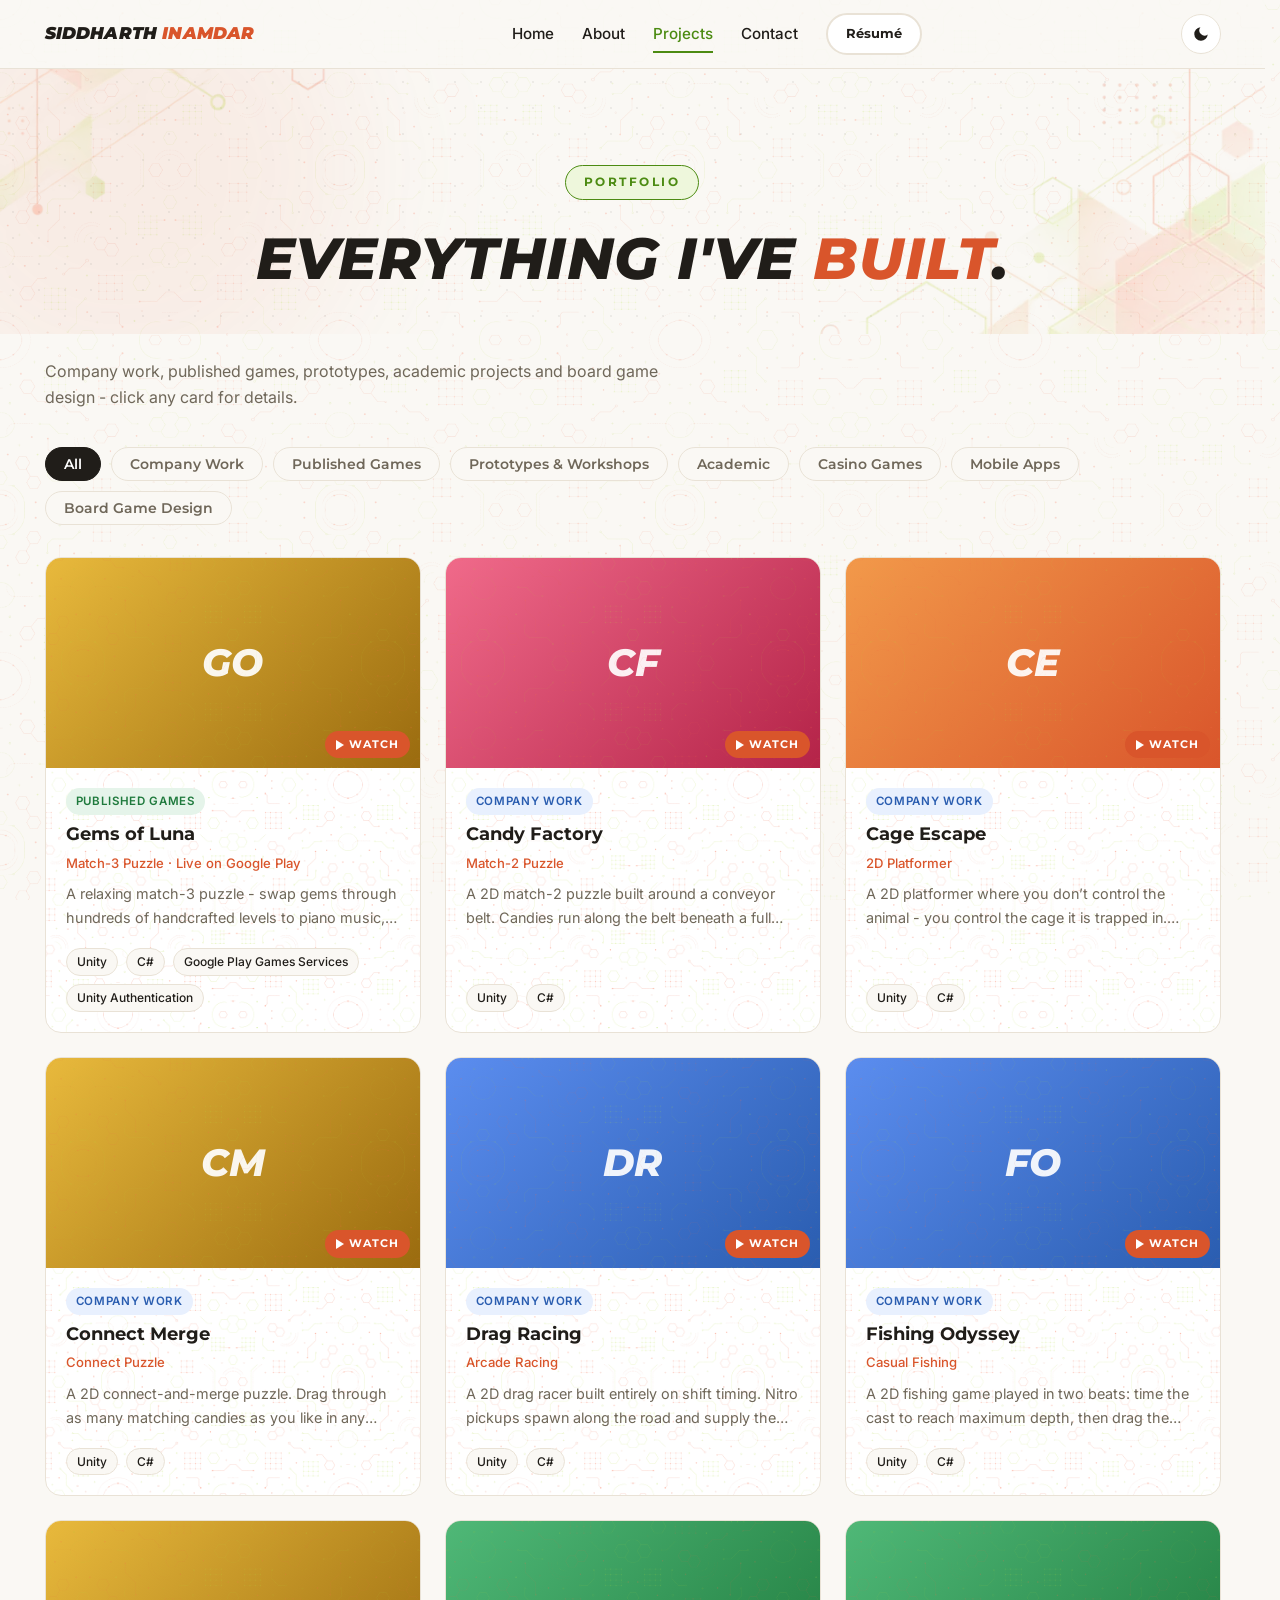
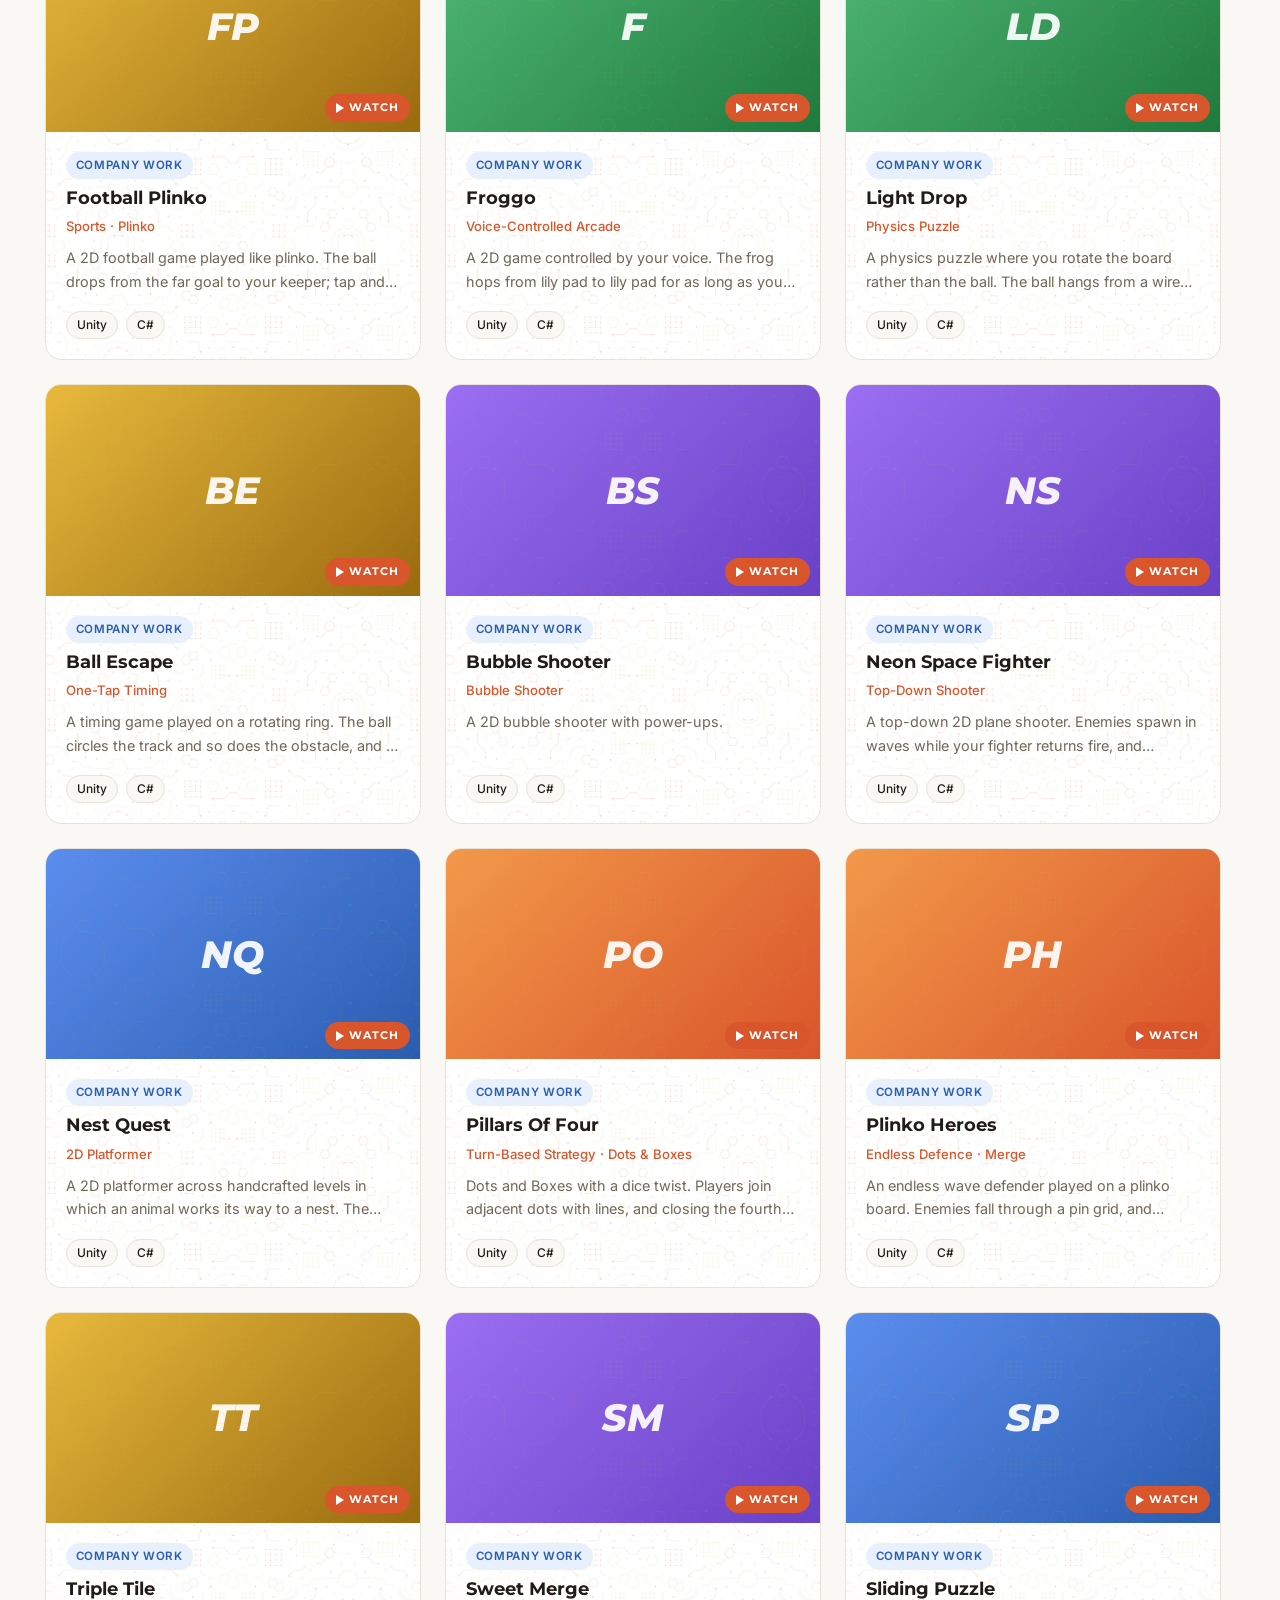
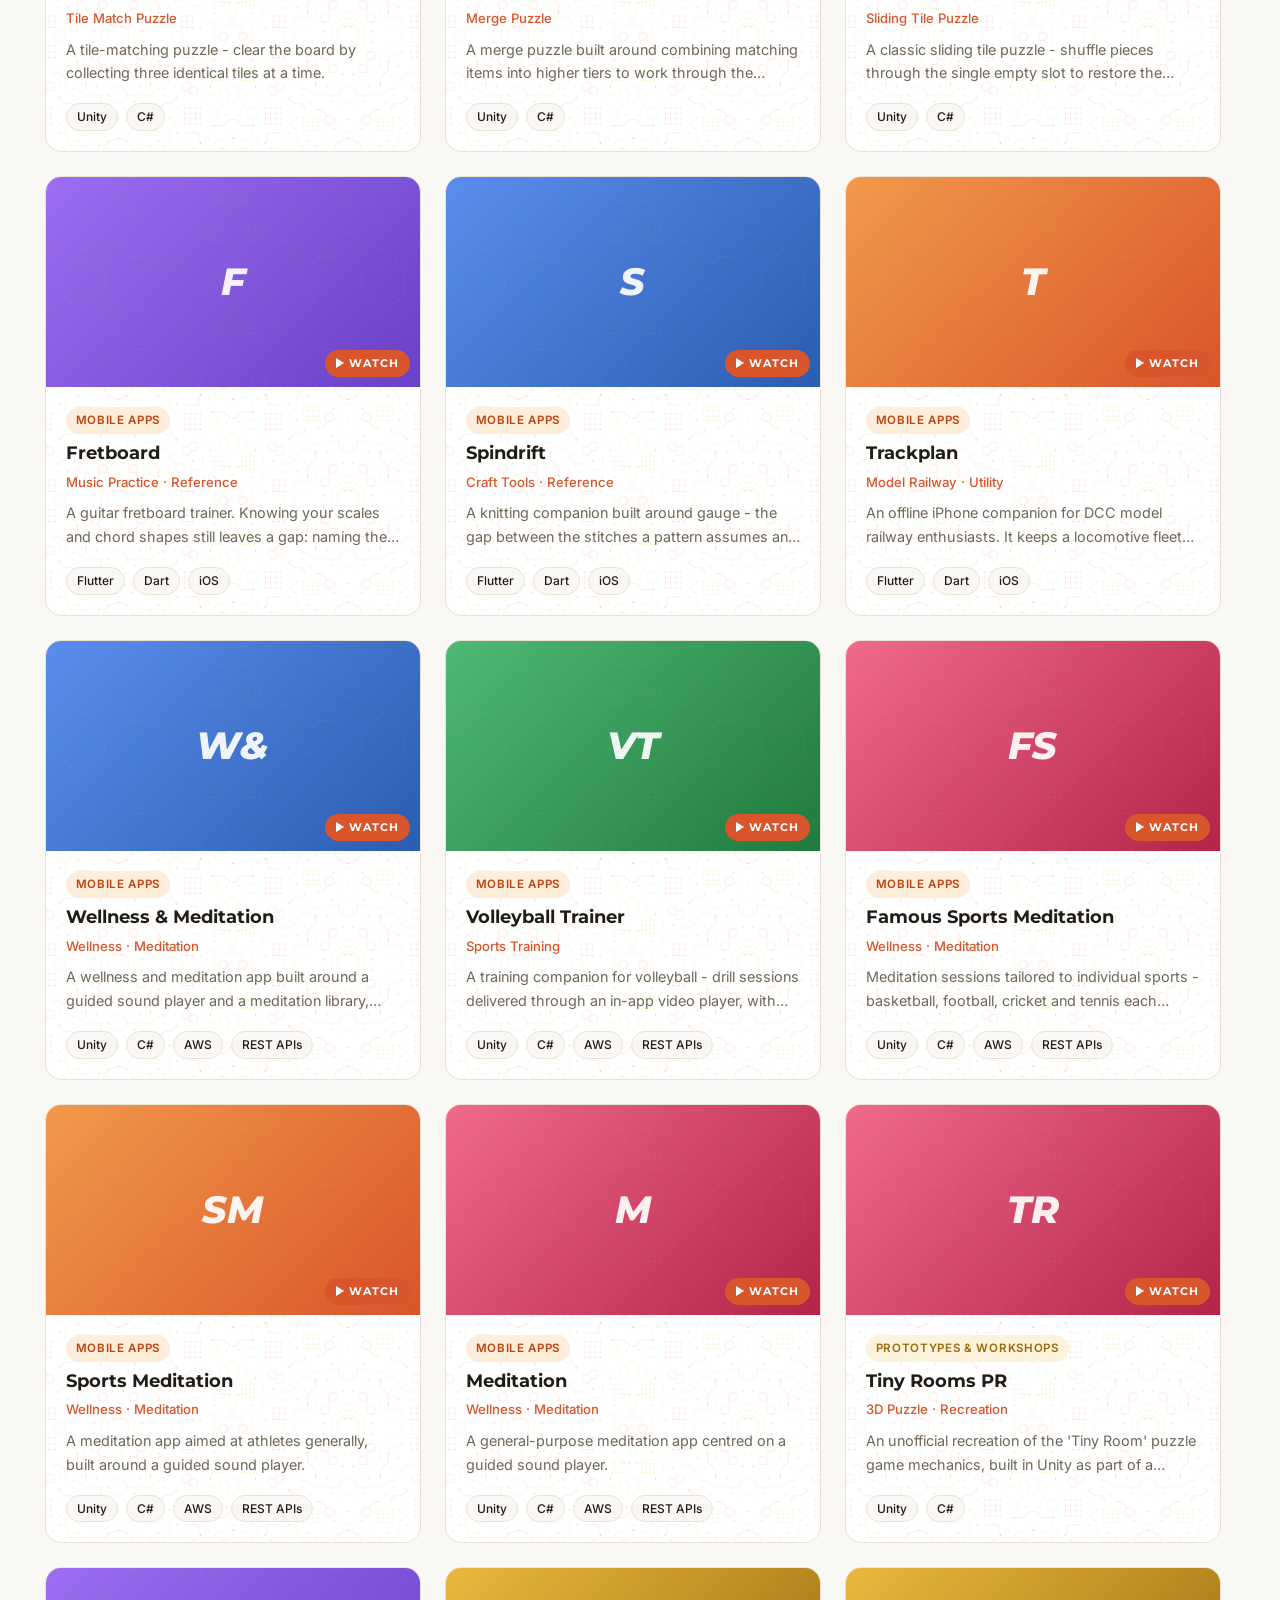
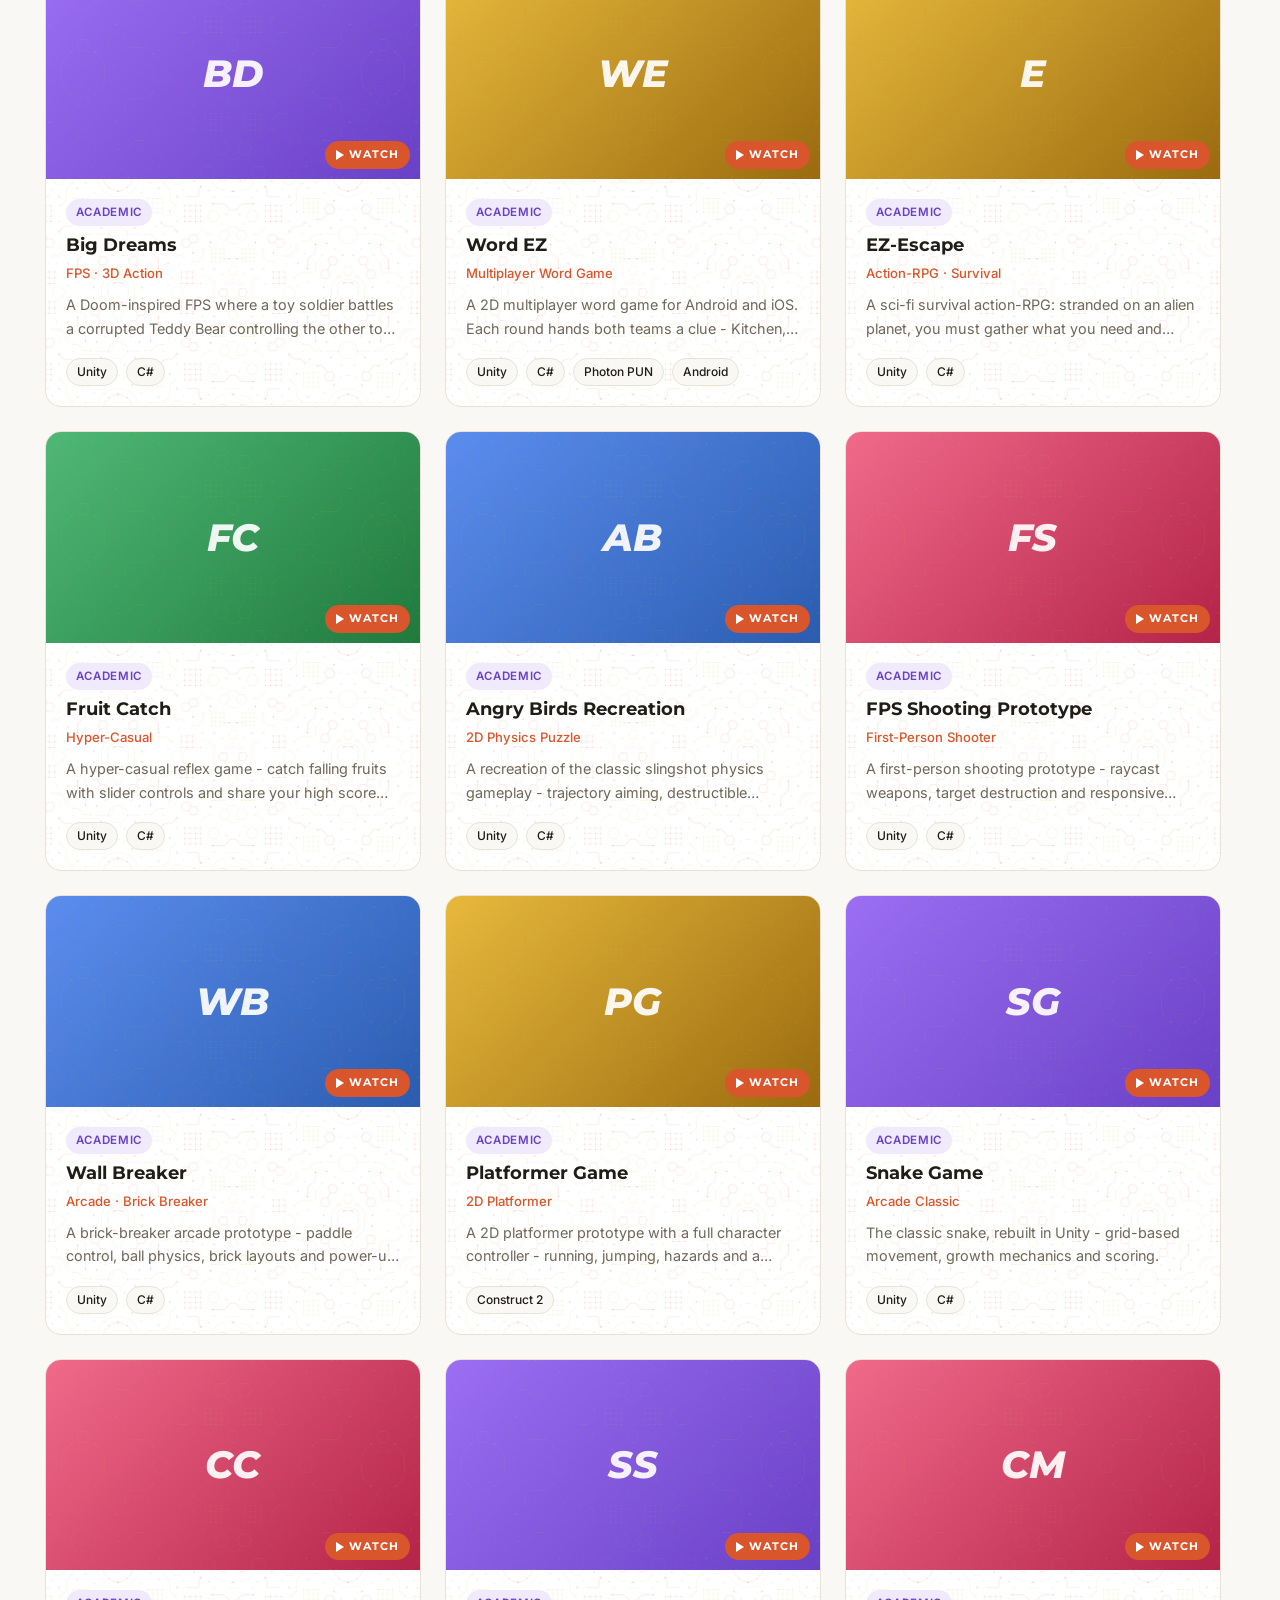
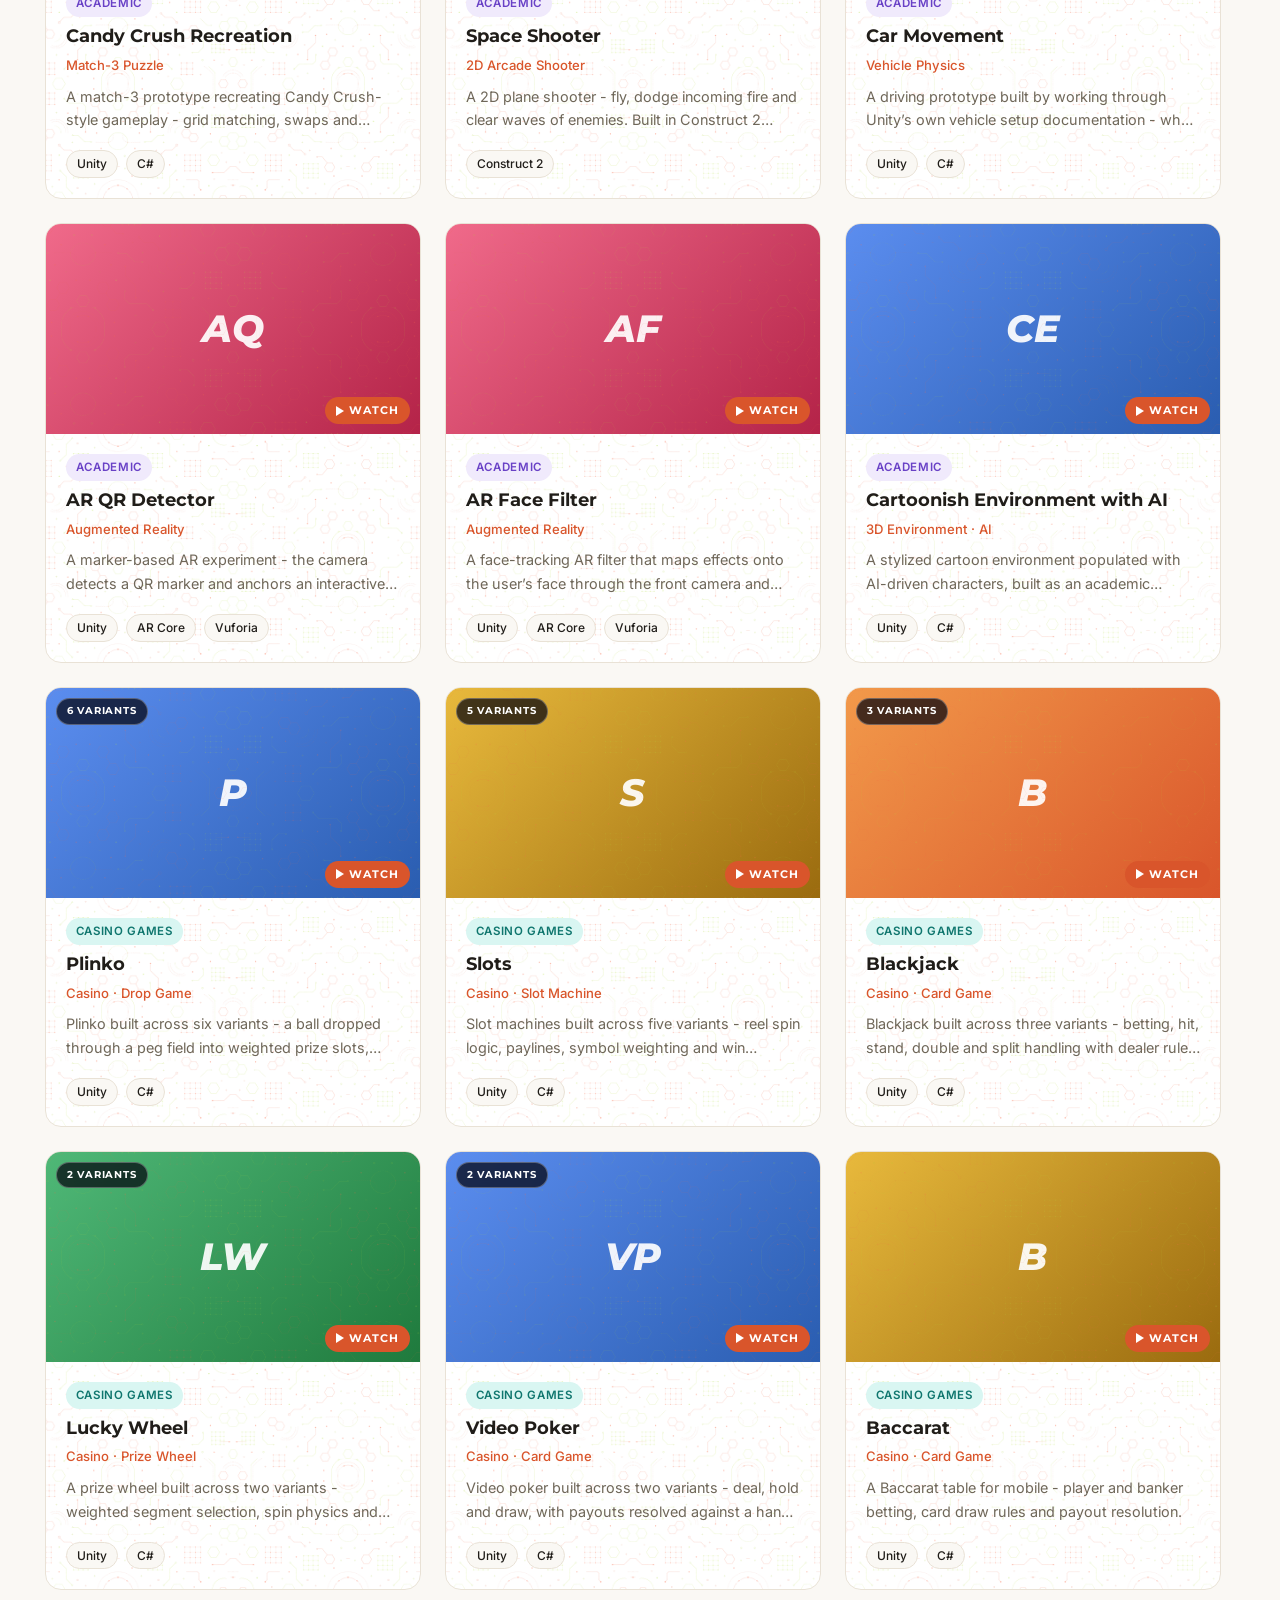
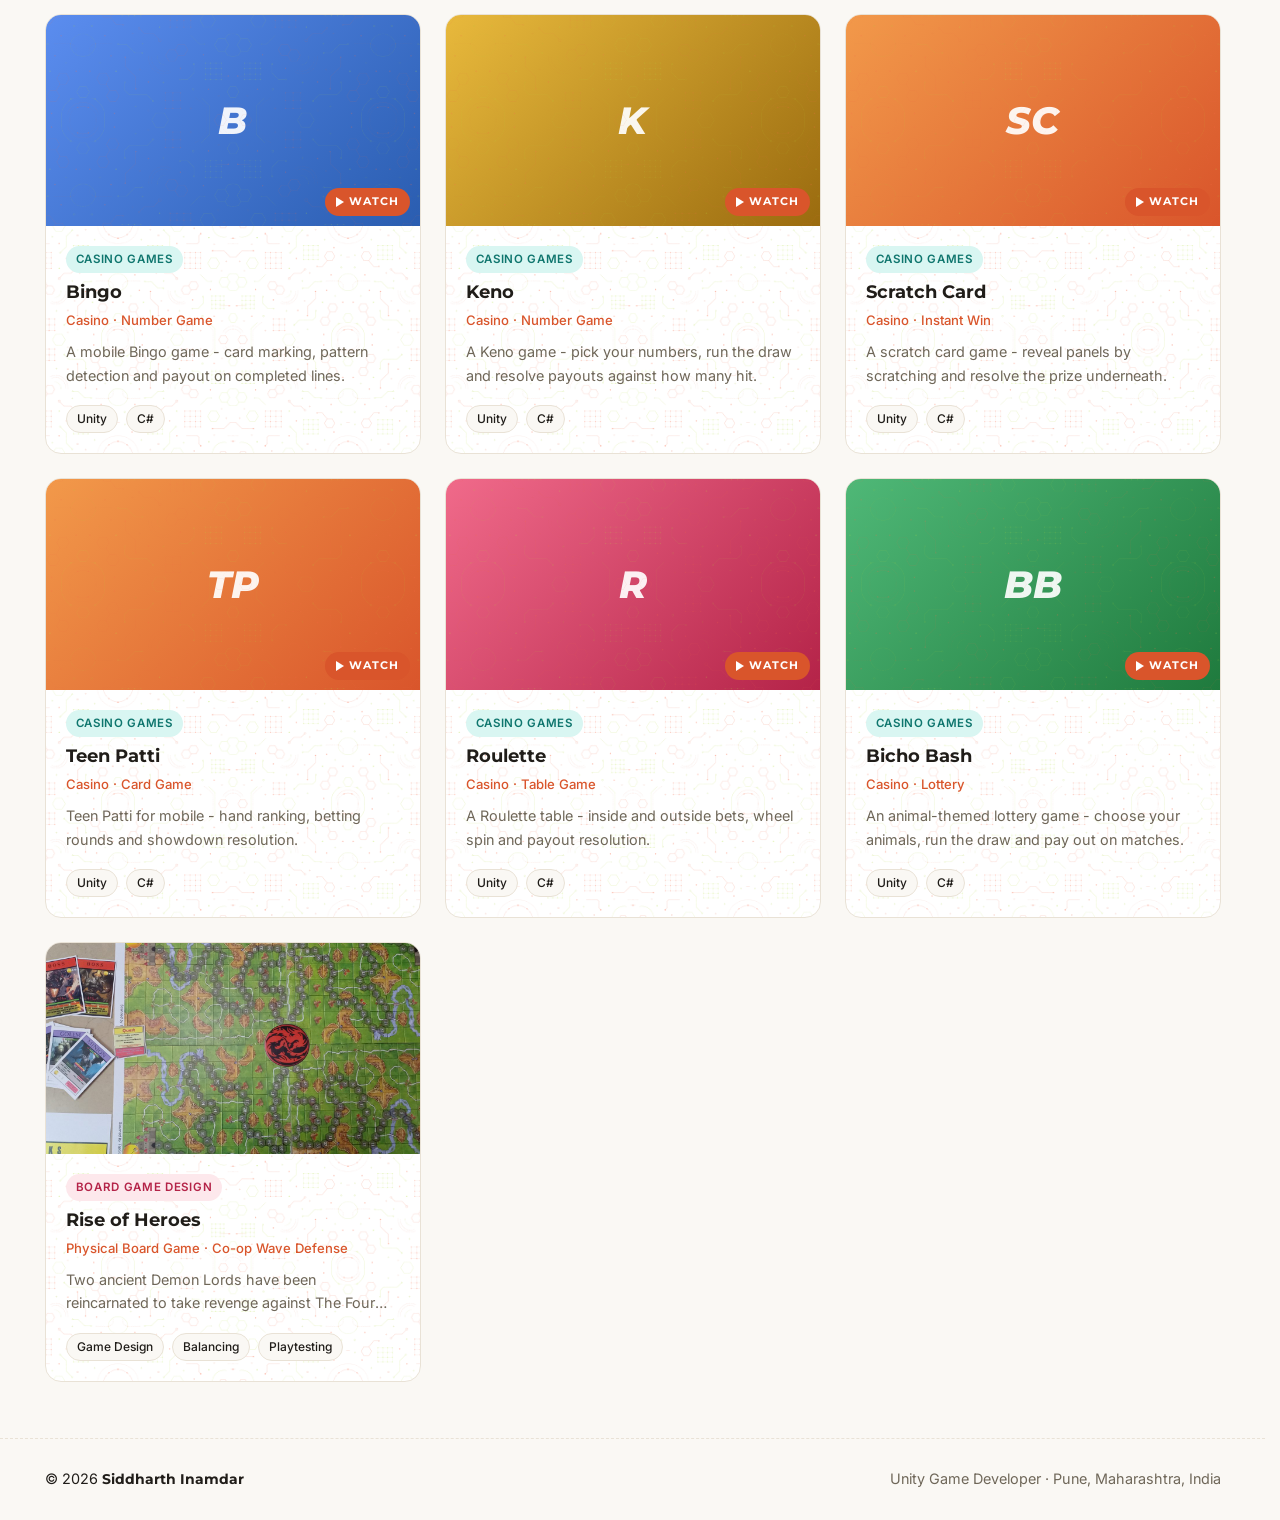
<file: pages/projects/index.html>
<!DOCTYPE html>
<html lang="en">
<head>
  <meta charset="UTF-8" />
  <meta name="viewport" content="width=device-width, initial-scale=1.0" />
  <title>Projects - Siddharth Inamdar</title>
  <meta name="description" content="Projects by Siddharth Inamdar - company games, a live Google Play title, prototypes, academic projects, AR experiments and board game design." />

  <meta property="og:type" content="website" />
  <meta property="og:title" content="Projects - Siddharth Inamdar" />
  <meta property="og:description" content="Company games, a live Google Play title, prototypes, academic projects and board game design." />
  <meta property="og:image" content="../../assets/og-image.png" />
  <meta name="twitter:card" content="summary_large_image" />

  <link rel="icon" type="image/svg+xml" href="../../assets/favicon.svg" />

  <script>
    (function () {
      var t = localStorage.getItem("theme");
      if (!t) t = (window.matchMedia && window.matchMedia("(prefers-color-scheme: light)").matches) ? "light" : "dark";
      document.documentElement.setAttribute("data-theme", t);
    })();
  </script>

  <link rel="preconnect" href="https://fonts.googleapis.com" />
  <link rel="preconnect" href="https://fonts.gstatic.com" crossorigin />
  <link href="https://fonts.googleapis.com/css2?family=Inter:wght@400;500;600&family=Montserrat:ital,wght@0,600;0,700;1,800;1,900&display=swap" rel="stylesheet" />

  <link rel="stylesheet" href="../../css/style.css" />
</head>
<body>

  <!-- ============ NAV ============ -->
  <header class="nav" id="top">
    <div class="nav-inner container">
      <a href="../../index.html" class="wordmark">Siddharth&nbsp;<span>Inamdar</span></a>
      <nav class="nav-links" id="navLinks" aria-label="Main navigation">
        <a href="../../index.html">Home</a>
        <a href="../about/index.html">About</a>
        <a href="../projects/index.html" aria-current="page">Projects</a>
        <a href="../contact/index.html">Contact</a>
        <a class="btn btn-outline btn-sm" href="../../assets/resume/Siddharth_Inamdar_Resume.pdf" download>Résumé</a>
      </nav>
      <div class="nav-actions">
        <button class="theme-toggle" id="themeToggle" aria-label="Toggle light/dark theme">
          <svg class="icon-sun" viewBox="0 0 24 24" aria-hidden="true"><path d="M12 17a5 5 0 1 0 0-10 5 5 0 0 0 0 10zm0 2a1 1 0 0 1 1 1v1a1 1 0 1 1-2 0v-1a1 1 0 0 1 1-1zm0-16a1 1 0 0 1 1 1v1a1 1 0 1 1-2 0V4a1 1 0 0 1 1-1zm9 8a1 1 0 1 1 0 2h-1a1 1 0 1 1 0-2h1zM4 11a1 1 0 1 1 0 2H3a1 1 0 1 1 0-2h1zm14.66-6.07a1 1 0 0 1 0 1.41l-.7.71a1 1 0 1 1-1.42-1.41l.71-.71a1 1 0 0 1 1.41 0zM7.46 16.54a1 1 0 0 1 0 1.41l-.71.71a1 1 0 0 1-1.41-1.41l.7-.71a1 1 0 0 1 1.42 0zm11.2 2.12a1 1 0 0 1-1.41 0l-.71-.7a1 1 0 0 1 1.42-1.42l.7.71a1 1 0 0 1 0 1.41zM6.05 4.93a1 1 0 0 1 1.41 0l.71.7A1 1 0 1 1 6.75 7.05l-.7-.71a1 1 0 0 1 0-1.41z"/></svg>
          <svg class="icon-moon" viewBox="0 0 24 24" aria-hidden="true"><path d="M21 12.79A9 9 0 1 1 11.21 3a7 7 0 0 0 9.79 9.79z"/></svg>
        </button>
        <button class="nav-toggle" id="navToggle" aria-label="Toggle menu" aria-expanded="false">
          <span></span><span></span><span></span>
        </button>
      </div>
    </div>
  </header>

  <main>
    <!-- ============ PAGE HEADER ============ -->
    <section class="page-header container">
      <p class="eyebrow">Portfolio</p>
      <h1>Everything I've <span class="accent">built</span>.</h1>
    </section>

    <!-- ============ ALL PROJECTS ============ -->
    <section class="section section-tight" id="projects">
      <div class="container">
        <p class="section-sub reveal">Company work, published games, prototypes, academic projects and board game design - click any card for details.</p>
        <div class="filters reveal" id="filters" role="tablist" aria-label="Project categories"></div>
        <div class="grid" id="projectGrid"></div>
      </div>
    </section>
  </main>

  <!-- ============ FOOTER ============ -->
  <footer class="footer">
    <div class="container footer-inner">
      <span>© <span id="year"></span> <span class="footer-name">Siddharth Inamdar</span></span>
      <span class="muted" id="footerMeta"></span>
    </div>
  </footer>

  <script src="../../data/profile.js"></script>
  <script src="../../data/projects.js"></script>
  <script src="../../js/core.js"></script>
  <script src="../../js/grid.js"></script>
</body>
</html>
</file>
<file: css/style.css>
/* ==========================================================================
   Siddharth Inamdar - Portfolio
   Dual-theme design system. DARK (default) = deep navy + coral + neon green.
   LIGHT = warm cream alternate. All colors live in the variable blocks below.
   ========================================================================== */

:root,
:root[data-theme="dark"] {
  --bg: #070720;
  --surface: #0e0e33;
  --ink: #f1f1f8;
  --muted: #a0a0c0;
  --line: #23234d;
  --accent: #ff6b52;          /* coral - primary actions, highlights */
  --accent-hover: #ff8a75;
  --accent-soft: rgba(255, 107, 82, 0.14);
  --accent2: #b8f04d;         /* neon green - active states, eyebrow */
  --accent2-soft: rgba(184, 240, 77, 0.12);
  --chip-bg: #1a1a44;
  --surface-band: rgba(14, 14, 51, 0.66);
  --nav-bg: rgba(7, 7, 32, 0.82);
  --active-bg: var(--accent2);
  --active-ink: #070720;
  --shadow: 0 1px 3px rgba(0, 0, 0, 0.4);
  --shadow-lift: 0 14px 36px rgba(0, 0, 0, 0.55);
  --glow: 0 0 24px rgba(255, 107, 82, 0.25);
  --hero-glow-1: rgba(255, 107, 82, 0.14);
  --hero-glow-2: rgba(184, 240, 77, 0.10);
  --dot-grid: rgba(255, 255, 255, 0.05);
  --hero-scrim: rgba(7, 7, 32, 0.34);   /* knocks the hero art back in dark mode */
}

:root[data-theme="light"] {
  --bg: #faf8f4;
  --surface: #ffffff;
  --ink: #201d19;
  --muted: #6f6759;
  --line: #e9e2d6;
  --accent: #d9552b;
  --accent-hover: #b8401d;
  --accent-soft: #fcede6;
  --accent2: #4c8b12;
  --accent2-soft: #eef7dc;
  --chip-bg: #f4efe7;
  --surface-band: rgba(255, 255, 255, 0.62);
  --nav-bg: rgba(250, 248, 244, 0.85);
  --active-bg: #201d19;
  --active-ink: #ffffff;
  --shadow: 0 1px 2px rgba(32, 29, 25, 0.05);
  --shadow-lift: 0 12px 32px rgba(32, 29, 25, 0.12);
  --glow: none;
  --hero-glow-1: rgba(217, 85, 43, 0.07);
  --hero-glow-2: rgba(76, 139, 18, 0.06);
  --dot-grid: rgba(32, 29, 25, 0.06);
  --hero-scrim: transparent;            /* light mode reads well at full strength */
}

:root {
  --radius: 16px;
  --font-display: "Montserrat", "Segoe UI", sans-serif;
  --font-body: "Inter", "Segoe UI", sans-serif;
  --container: 1240px;

  --cat-professional-bg: rgba( 91, 141, 239, 0.18); --cat-professional-ink: #6f9dff;
  --cat-published-bg:    rgba( 79, 184, 119, 0.18); --cat-published-ink:    #4fb877;
  --cat-prototype-bg:    rgba(232, 185,  60, 0.18); --cat-prototype-ink:    #d9a92f;
  --cat-academic-bg:     rgba(155, 110, 243, 0.18); --cat-academic-ink:     #a986f5;
  --cat-boardgame-bg:    rgba(240, 106, 138, 0.18); --cat-boardgame-ink:    #f06a8a;
  --cat-casino-bg:       rgba( 45, 212, 191, 0.18); --cat-casino-ink:       #2dd4bf;
  --cat-apps-bg:         rgba(251, 146,  60, 0.18); --cat-apps-ink:         #fb923c;
}

:root[data-theme="light"] {
  --cat-professional-bg: #e8f0fe; --cat-professional-ink: #2a5db0;
  --cat-published-bg:    #e5f4ea; --cat-published-ink:    #1f7a3d;
  --cat-prototype-bg:    #fdf2dc; --cat-prototype-ink:    #9a6b0f;
  --cat-academic-bg:     #f0eafc; --cat-academic-ink:     #6941c6;
  --cat-boardgame-bg:    #fde8ec; --cat-boardgame-ink:    #b42348;
  --cat-casino-bg:       #d9f6f2; --cat-casino-ink:       #0f766e;
  --cat-apps-bg:         #ffeddc; --cat-apps-ink:         #c2410c;
}

* { box-sizing: border-box; margin: 0; padding: 0; }

html { scroll-behavior: smooth; scrollbar-gutter: stable; }

body {
  font-family: var(--font-body);
  background: var(--bg);
  color: var(--ink);
  line-height: 1.65;
  -webkit-font-smoothing: antialiased;
  transition: background 0.25s ease, color 0.25s ease;
  animation: pageIn 0.45s ease both;
  overflow-x: clip;               /* safety net: never allow sideways scroll */
}

img { max-width: 100%; display: block; }

/* Faint geometric texture behind the whole page. The tile is mirror-built so it
   wraps perfectly; the symmetry that creates is invisible at this opacity.
   It hangs off :root rather than body because body sets `overflow-x: clip`,
   which would clip a fixed-position descendant. */
:root::before {
  content: "";
  position: fixed;
  inset: 0;
  z-index: -1;
  pointer-events: none;
  background-image: url("../assets/images/art/bg-tile-seamless.webp");
  background-size: 340px;
  opacity: 0.25;
}
/* Tuned per theme by eye - the cream ground reads the linework differently. */
:root[data-theme="light"]::before { opacity: 0.25; }

@media (prefers-reduced-motion: no-preference) {
  :root::before { transition: opacity 0.25s ease; }
}

a { color: var(--accent); text-decoration: none; }
a:hover { color: var(--accent-hover); }

/* Fluid, centered content column. Horizontal padding grows with the viewport,
   so content breathes on large screens and hugs the edges on small phones. */
.container { width: 100%; max-width: var(--container); margin: 0 auto; padding: 0 clamp(16px, 4vw, 32px); }
.muted { color: var(--muted); }

h1, h2 {
  font-family: var(--font-display);
  font-style: italic;
  font-weight: 800;
  text-transform: uppercase;
  letter-spacing: 0.01em;
  line-height: 1.12;
}
h3 { font-family: var(--font-display); font-weight: 700; line-height: 1.2; }

/* ============ Animations ============ */
@keyframes pageIn { from { opacity: 0; } to { opacity: 1; } }
@keyframes fadeUp { from { opacity: 0; transform: translateY(26px); } to { opacity: 1; transform: none; } }
@keyframes drift1 { 0%, 100% { transform: translate(0, 0) scale(1); } 50% { transform: translate(50px, 34px) scale(1.12); } }
@keyframes drift2 { 0%, 100% { transform: translate(0, 0) scale(1); } 50% { transform: translate(-44px, -28px) scale(1.08); } }
@keyframes popIn { from { opacity: 0; transform: translateY(18px) scale(0.97); } to { opacity: 1; transform: none; } }

/* Scroll-reveal: elements start hidden, .in (added by JS) animates them up */
.reveal { opacity: 0; transform: translateY(14px); transition: opacity 0.32s ease, transform 0.32s ease; }
.reveal.in { opacity: 1; transform: none; }

@media (prefers-reduced-motion: reduce) {
  html { scroll-behavior: auto; }
  #highlights, #showcaseSection, #spotlight, #projects, #boardgame { transition: none; transform: none; }
  *, *::before, *::after { transition: none !important; animation: none !important; }
  .reveal { opacity: 1; transform: none; }
}

/* ============ Buttons ============ */
.btn {
  display: inline-flex; align-items: center; justify-content: center; gap: 8px;
  font-family: var(--font-display); font-weight: 700; font-size: 0.92rem;
  padding: 12px 24px; border-radius: 999px; border: 2px solid transparent;
  cursor: pointer; transition: all 0.18s ease; white-space: nowrap;
}
.btn-primary { background: var(--accent); color: #fff; box-shadow: var(--glow); }
.btn-primary:hover { background: var(--accent-hover); color: #fff; transform: translateY(-2px); }
.btn-outline { border-color: var(--line); color: var(--ink); background: var(--surface); }
.btn-outline:hover { border-color: var(--accent); color: var(--accent); transform: translateY(-2px); }
.btn-sm { padding: 8px 18px; font-size: 0.82rem; }

/* ============ Nav ============ */
.nav {
  position: sticky; top: 0; z-index: 50;
  background: var(--nav-bg);
  backdrop-filter: blur(10px);
  border-bottom: 1px solid var(--line);
}
.nav-inner { display: flex; align-items: center; justify-content: space-between; gap: 16px; height: 68px; }
.wordmark {
  font-family: var(--font-display); font-style: italic; font-weight: 900;
  text-transform: uppercase; font-size: 1.05rem; color: var(--ink); letter-spacing: 0.01em;
}
.wordmark span { color: var(--accent); }
.nav-links { display: flex; align-items: center; gap: 28px; }
.nav-links a:not(.btn) {
  color: var(--ink); font-weight: 500; font-size: 0.95rem; position: relative;
}
.nav-links a:not(.btn)::after {
  content: ""; position: absolute; left: 0; bottom: -6px; width: 0; height: 2px;
  background: var(--accent2); transition: width 0.2s ease;
}
.nav-links a:not(.btn):hover { color: var(--accent2); }
.nav-links a:not(.btn):hover::after { width: 100%; }
.nav-links a[aria-current="page"] { color: var(--accent2); }
.nav-links a[aria-current="page"]::after { width: 100%; }
.nav-actions { display: flex; align-items: center; gap: 10px; }
.theme-toggle {
  width: 40px; height: 40px; border-radius: 50%; border: 1px solid var(--line);
  background: var(--surface); cursor: pointer; display: flex; align-items: center;
  justify-content: center; transition: all 0.18s ease; padding: 0;
}
.theme-toggle:hover { border-color: var(--accent); transform: rotate(15deg); }
.theme-toggle svg { width: 18px; height: 18px; fill: var(--ink); }
:root[data-theme="dark"] .theme-toggle .icon-moon { display: none; }
:root[data-theme="dark"] .theme-toggle .icon-sun { display: block; }
:root[data-theme="light"] .theme-toggle .icon-sun { display: none; }
:root[data-theme="light"] .theme-toggle .icon-moon { display: block; }
.nav-toggle { display: none; background: none; border: 0; cursor: pointer; padding: 8px; }
.nav-toggle span { display: block; width: 22px; height: 2px; background: var(--ink); margin: 5px 0; transition: 0.2s; }

/* ============ Hero / Page header ============ */
.hero, .page-header {
  padding-block: 96px 72px; text-align: center; position: relative; overflow: hidden;
  /* These sections also carry .container. Releasing the max-width and pushing the
     gutter out by the leftover space lets the artwork run edge to edge while the
     text stays on the same 1240px column as everything else. */
  max-width: none;
  padding-inline: calc(max(0px, (100% - var(--container)) / 2) + clamp(16px, 4vw, 32px));
  background-image:
    linear-gradient(var(--hero-scrim), var(--hero-scrim)),
    url("../assets/images/art/bg-hero-soft.webp"),
    radial-gradient(var(--dot-grid) 1px, transparent 1px);
  background-size: cover, cover, 26px 26px;
  background-position: center, center, top left;
  background-repeat: no-repeat, no-repeat, repeat;
}
.hero > *, .page-header > * { max-width: var(--container); margin-inline: auto; }
.hero::before, .hero::after, .page-header::before {
  content: ""; position: absolute; border-radius: 50%; filter: blur(70px);
  pointer-events: none; z-index: -1;
}
.hero::before, .page-header::before {
  width: 480px; height: 480px; background: var(--hero-glow-1); top: -140px; left: -120px;
  animation: drift1 14s ease-in-out infinite;
}
.hero::after {
  width: 420px; height: 420px; background: var(--hero-glow-2); bottom: -160px; right: -100px;
  animation: drift2 16s ease-in-out infinite;
}
/* staggered entrance */
.hero > *, .page-header > * { animation: fadeUp 0.65s ease both; }
.hero > *:nth-child(1), .page-header > *:nth-child(1) { animation-delay: 0.05s; }
.hero > *:nth-child(2), .page-header > *:nth-child(2) { animation-delay: 0.15s; }
.hero > *:nth-child(3) { animation-delay: 0.25s; }
.hero > *:nth-child(4) { animation-delay: 0.35s; }
.hero > *:nth-child(5) { animation-delay: 0.45s; }
.hero > *:nth-child(6) { animation-delay: 0.55s; }

.page-header { padding-bottom: 24px; }

.hero-photo {
  width: 168px; height: 168px; border-radius: 50%; object-fit: cover;
  margin: 0 auto 28px; border: 4px solid var(--accent);
  box-shadow: var(--glow), var(--shadow-lift);
  transition: transform 0.25s ease;
}
.hero-photo:hover { transform: scale(1.04) rotate(2deg); }
.eyebrow {
  display: inline-block; font-family: var(--font-display); font-weight: 700;
  font-size: 0.78rem; letter-spacing: 0.2em; text-transform: uppercase;
  color: var(--accent2); background: var(--accent2-soft);
  border: 1px solid var(--accent2);
  padding: 6px 18px; border-radius: 999px; margin-bottom: 26px;
}
.hero h1, .page-header h1 { font-size: clamp(2.2rem, 5.5vw, 3.6rem); margin-bottom: 20px; }
.hero h1 .accent, .page-header h1 .accent, .cta-band .accent { color: var(--accent); }
:root[data-theme="dark"] .hero h1 .accent,
:root[data-theme="dark"] .page-header h1 .accent,
:root[data-theme="dark"] .cta-band .accent { text-shadow: 0 0 28px rgba(255, 107, 82, 0.45); }
.hero-sub { max-width: 640px; margin: 0 auto 32px; color: var(--muted); font-size: 1.1rem; }
.hero-cta { display: flex; gap: 14px; justify-content: center; flex-wrap: wrap; margin-bottom: 48px; }
.hero-stats { display: flex; gap: 12px; justify-content: center; flex-wrap: wrap; list-style: none; }
.hero-stats li {
  background: var(--surface); border: 1px solid var(--line); border-radius: 12px;
  padding: 10px 20px; font-size: 0.9rem; color: var(--muted); box-shadow: var(--shadow);
}
.hero-stats strong { color: var(--accent2); font-family: var(--font-display); font-weight: 700; margin-right: 4px; }

/* ============ Sections ============ */
.section { padding-block: 84px; }
.section-tight { padding-top: 24px; padding-bottom: 56px; }
.section-alt {
  background: var(--surface-band);
  border-top: 1px dashed var(--line);
  border-bottom: 1px dashed var(--line);
}
.section-title { font-size: clamp(1.7rem, 3.5vw, 2.4rem); margin-bottom: 12px; }
.section-title::after {
  content: ""; display: block; width: 72px; height: 4px; border-radius: 2px;
  background: linear-gradient(90deg, var(--accent) 0 62%, var(--accent2) 62% 100%);
  margin-top: 14px;
}
.section-sub { color: var(--muted); margin-bottom: 36px; max-width: 640px; }

/* ============ Highlights (Home) ============ */
.highlights { display: grid; grid-template-columns: repeat(auto-fit, minmax(min(100%, 240px), 1fr)); gap: 20px; }
.hl-card {
  background: var(--surface); border: 1px solid var(--line); border-radius: var(--radius);
  padding: 26px 24px; box-shadow: var(--shadow);
  transition: transform 0.2s ease, box-shadow 0.2s ease, border-color 0.2s ease;
}
.hl-card:hover { transform: translateY(-4px); border-color: var(--accent); box-shadow: var(--shadow-lift), var(--glow); }
.hl-icon {
  width: 46px; height: 46px; border-radius: 12px; background: var(--accent-soft);
  display: flex; align-items: center; justify-content: center; font-size: 1.35rem;
  margin-bottom: 16px;
}
.hl-card h3 { font-size: 1rem; font-style: italic; text-transform: uppercase; margin-bottom: 8px; }
.hl-card p { font-size: 0.9rem; color: var(--muted); }

/* ============ Showcase - rotating hero banner (Home) ============ */
@keyframes slideIn { from { opacity: 0; transform: scale(1.015); } to { opacity: 1; transform: none; } }
@keyframes kenburns { from { transform: scale(1); } to { transform: scale(1.07); } }

.showcase {
  position: relative; border-radius: 24px; overflow: hidden;
  border: 1px solid var(--line); box-shadow: var(--shadow-lift);
  background: var(--surface);
}
.show-slide {
  position: relative; width: 100%; aspect-ratio: 21 / 9;
  min-height: 340px; max-height: 500px;
  animation: slideIn 0.5s ease both;
}
/* Real link covering a clickable area. Above the artwork, below .show-info
   and the arrows and dots, so the buttons and the text stay usable. */
.cover-link { position: absolute; inset: 0; z-index: 1; }
.show-slide > img, .show-slide > .thumb-fallback {
  position: absolute; inset: 0; width: 100%; height: 100%; object-fit: cover;
}
.thumb-fallback::after {
  content: ""; position: absolute; inset: 0; pointer-events: none;
  background: url("../assets/images/art/bg-tile-seamless.webp") center / 300px repeat;
  opacity: 0.22;
}
.show-slide > img { animation: kenburns 9s ease-out both; }
.show-slide > .thumb-fallback { font-size: 4rem; }
.show-scrim {
  position: absolute; inset: 0;
  background: linear-gradient(180deg, rgba(3, 3, 14, 0.05) 25%, rgba(3, 3, 14, 0.88) 100%);
}
.show-info {
  position: absolute; left: 0; right: 0; bottom: 0; z-index: 2;
  pointer-events: none;   /* gaps fall through to .cover-link */
  padding: 30px 88px; display: grid; gap: 8px; justify-items: start;
  text-align: left; color: #fff;
}
.show-info h3 {
  font-size: clamp(1.4rem, 3.2vw, 2.1rem); font-style: italic; font-weight: 800;
  text-transform: uppercase; color: #fff;
}
.show-genre { color: #b8f04d; font-weight: 600; font-size: 0.9rem; }
.show-desc {
  color: rgba(255, 255, 255, 0.85); max-width: 580px; font-size: 0.95rem;
  display: -webkit-box; -webkit-box-orient: vertical; overflow: hidden;
  -webkit-line-clamp: 2; line-clamp: 2;   /* prefixed for shipping browsers, standard for the spec */
}
.show-actions { display: flex; flex-wrap: wrap; gap: 10px; margin-top: 8px; pointer-events: auto; }
.btn-ghost {
  border-color: rgba(255, 255, 255, 0.55); color: #fff; background: rgba(3, 3, 14, 0.25);
}
.btn-ghost:hover { border-color: #fff; color: #fff; background: rgba(3, 3, 14, 0.5); }
.show-arrow {
  position: absolute; top: 50%; transform: translateY(-50%); z-index: 3;
  width: 46px; height: 46px; border-radius: 50%; cursor: pointer;
  background: rgba(3, 3, 14, 0.5); border: 1px solid rgba(255, 255, 255, 0.3);
  backdrop-filter: blur(6px); display: flex; align-items: center; justify-content: center;
  transition: background 0.15s ease, transform 0.15s ease;
}
.show-arrow svg { width: 20px; height: 20px; fill: none; stroke: #fff; stroke-width: 2.5; stroke-linecap: round; stroke-linejoin: round; }
.show-arrow:hover { background: var(--accent); transform: translateY(-50%) scale(1.08); }
.show-arrow.prev { left: 16px; }
.show-arrow.next { right: 16px; }
.show-dots { position: absolute; bottom: 16px; right: 20px; z-index: 3; display: flex; gap: 7px; }
.show-dot {
  width: 9px; height: 9px; border-radius: 999px; border: 0; cursor: pointer; padding: 0;
  background: rgba(255, 255, 255, 0.45); transition: all 0.25s ease;
}
.show-dot.active { background: var(--accent2); width: 24px; }

/* ============ Spotlight (Home) ============ */
.spotlight { display: grid; gap: 56px; }
.spot-row { display: grid; grid-template-columns: 1.05fr 1fr; gap: 40px; align-items: center; }
.spot-row.flip .spot-media { order: 2; }
.spot-media {
  display: block; aspect-ratio: 16 / 9; border-radius: 20px; overflow: hidden; position: relative;
  border: 1px solid var(--line); background: var(--chip-bg); cursor: pointer;
  box-shadow: var(--shadow-lift); padding: 0; width: 100%;
  transition: transform 0.25s ease, border-color 0.25s ease, box-shadow 0.25s ease;
}
.spot-media:hover { transform: translateY(-4px); border-color: var(--accent); box-shadow: var(--shadow-lift), var(--glow); }
.spot-media img { width: 100%; height: 100%; object-fit: cover; transition: transform 0.35s ease; }
.spot-media:hover img { transform: scale(1.05); }
.spot-media .thumb-fallback { border-radius: 0; }
.play-badge {
  position: absolute; bottom: 14px; right: 14px;
  background: var(--accent); color: #fff; font-family: var(--font-display);
  font-weight: 700; font-size: 0.75rem; letter-spacing: 0.08em; text-transform: uppercase;
  padding: 6px 14px; border-radius: 999px; display: inline-flex; align-items: center; gap: 6px;
  box-shadow: var(--glow);
}
.play-badge::before {
  content: ""; border-style: solid; border-width: 5px 0 5px 8px;
  border-color: transparent transparent transparent #fff;
}
.spot-body .badge { margin-bottom: 10px; }
.spot-body h3 {
  font-size: 1.5rem; font-style: italic; font-weight: 800; text-transform: uppercase;
  margin-bottom: 4px;
}
.spot-genre { color: var(--accent); font-weight: 500; font-size: 0.9rem; margin-bottom: 14px; }
.spot-body p.spot-desc { color: var(--muted); margin-bottom: 16px; }
.spot-body .chips { margin-bottom: 20px; }
.spot-actions { display: flex; flex-wrap: wrap; gap: 10px; }

/* ============ Board game section (Home) ============ */
.board-row { display: grid; grid-template-columns: 1fr 1.1fr; gap: 40px; align-items: center; }
.board-row + .board-row { margin-top: 64px; }
.board-card {
  background: var(--bg); border: 3px solid var(--accent); border-radius: var(--radius);
  padding: 32px; box-shadow: var(--shadow-lift);
}
.board-tag {
  font-family: var(--font-display); font-style: italic; font-weight: 700;
  font-size: 0.75rem; letter-spacing: 0.16em; text-transform: uppercase;
  color: var(--accent2); margin-bottom: 8px;
}
.board-card h3 {
  font-size: clamp(1.4rem, 3vw, 1.9rem); font-style: italic; font-weight: 800;
  text-transform: uppercase; margin-bottom: 4px;
}
.board-genre { color: var(--accent); font-weight: 500; font-size: 0.9rem; margin-bottom: 16px; }
.board-card p.board-para { margin-bottom: 12px; font-size: 0.95rem; }
.board-actions { display: flex; flex-wrap: wrap; gap: 10px; margin-top: 20px; }

.board-gallery { display: grid; gap: 12px; }
.bg-frame {
  position: relative; aspect-ratio: 4 / 3; border-radius: 18px; overflow: hidden;
  border: 1px solid var(--line); box-shadow: var(--shadow-lift); background: var(--chip-bg);
}
.bg-frame img, .bg-frame .thumb-fallback {
  position: absolute; inset: 0; width: 100%; height: 100%; object-fit: cover;
  animation: slideIn 0.45s ease both;
}
.bg-caption { text-align: center; color: var(--muted); font-size: 0.9rem; font-weight: 500; min-height: 1.4em; }
.bg-dots { display: flex; justify-content: center; gap: 7px; }
.bg-dots .show-dot { background: var(--line); }
.bg-dots .show-dot.active { background: var(--accent2); }

/* ============ Project detail page ============ */
.pd .container:first-child { padding-top: 24px; }
/* Reads as an actual control rather than a stray line of muted text. */
.pd-back {
  display: inline-flex; align-items: center; gap: 8px; margin-top: 20px;
  font-family: var(--font-display); font-weight: 700; font-size: 0.8rem;
  letter-spacing: 0.08em; text-transform: uppercase; color: var(--muted);
  border: 1px solid var(--line); border-radius: 999px; padding: 7px 16px;
  transition: color 0.18s ease, border-color 0.18s ease, transform 0.18s ease;
}
.pd-back:hover { color: var(--accent); border-color: var(--accent); transform: translateX(-3px); }

.pd-hero {
  position: relative; width: 100%; aspect-ratio: 16 / 9;
  max-height: 560px; border-radius: 22px; overflow: hidden; margin-top: 14px;
  border: 1px solid var(--line); box-shadow: var(--shadow-lift); background: #05051a;
}
.pd-hero > img { width: 100%; height: 100%; object-fit: cover; animation: slideIn 0.5s ease both; }
.pd-hero > .yt-facade { border-radius: 22px; }
.pd-hero > .yt-facade .play { width: 84px; height: 58px; }
.pd-hero > iframe { width: 100%; height: 100%; border: 0; display: block; }

/* Designed "poster" state when a project has no image or video yet.
   This is currently the common case, so it stays a slim banner rather than a
   full-height stand-in for a screenshot that doesn't exist. */
.pd-hero.poster { aspect-ratio: auto; height: 200px; max-height: none; }
.pd-poster {
  position: absolute; inset: 0; display: flex; flex-direction: column;
  align-items: center; justify-content: center; gap: 16px; text-align: center; padding: 24px;
  background-image:
    url("../assets/images/art/bg-banner-soft.webp"),
    radial-gradient(rgba(255, 255, 255, 0.09) 1.2px, transparent 1.2px);
  background-size: cover, 22px 22px;
  background-position: center, top left;
  background-repeat: no-repeat, repeat;
}
.pd-poster .pd-poster-note {
  display: inline-flex; align-items: center; gap: 8px;
  font-size: 0.85rem; color: rgba(255, 255, 255, 0.9);
  background: rgba(0, 0, 0, 0.28); border: 1px solid rgba(255, 255, 255, 0.28);
  padding: 7px 16px; border-radius: 999px;
}

.pd-head { margin: 32px 0 8px; }
.pd-badges { display: flex; gap: 8px; margin-bottom: 12px; }
.pd-head h1 {
  font-size: clamp(1.9rem, 4.5vw, 3rem); font-style: italic; font-weight: 800;
  text-transform: uppercase; margin-bottom: 6px;
}
.pd-genre { color: var(--accent); font-weight: 600; font-size: 1rem; }

.pd-grid { display: grid; grid-template-columns: 1.7fr 1fr; gap: 44px; margin-top: 28px; align-items: start; }
.pd-main #pdDesc p { margin-bottom: 16px; font-size: 1.04rem; }
.pd-section-h {
  font-size: 1.3rem; font-style: italic; font-weight: 800; text-transform: uppercase;
  margin: 36px 0 18px;
}
.pd-gallery-wrap .board-gallery { max-width: none; }

.pd-side { display: grid; gap: 18px; position: sticky; top: 92px; }
.pd-card {
  position: relative; overflow: hidden;
  background: var(--surface); border: 1px solid var(--line); border-radius: var(--radius);
  padding: 22px 24px; box-shadow: var(--shadow);
}
.pd-card h3 {
  font-size: 0.8rem; font-style: italic; text-transform: uppercase; letter-spacing: 0.12em;
  color: var(--accent2); margin-bottom: 14px;
}
.pd-role-card { border-left: 3px solid var(--accent); }
.pd-role-card p { font-size: 0.95rem; }
.pd-role-list { list-style: none; display: grid; gap: 9px; font-size: 0.92rem; }
.pd-role-list li { position: relative; padding-left: 18px; }
.pd-role-list li::before { content: "▸"; position: absolute; left: 0; color: var(--accent); }
.pd-links { display: grid; gap: 10px; }
.pd-links .btn { width: 100%; }

.pd-nav { display: grid; grid-template-columns: 1fr 1fr; gap: 16px; border-top: 1px dashed var(--line); padding-top: 28px; }
.pd-nav-item {
  display: grid; gap: 4px; padding: 18px 22px; border-radius: var(--radius);
  border: 1px solid var(--line); background: var(--surface); transition: all 0.18s ease;
}
.pd-nav-item:hover { border-color: var(--accent); transform: translateY(-3px); box-shadow: var(--shadow-lift); }
.pd-nav-item.next { text-align: right; }
.pd-nav-dir {
  font-family: var(--font-display); font-weight: 700; font-size: 0.72rem;
  letter-spacing: 0.12em; text-transform: uppercase; color: var(--muted);
}
.pd-nav-title { font-family: var(--font-display); font-style: italic; font-weight: 700; color: var(--ink); }
.pd-notfound { text-align: center; padding-block: 80px; }
.pd-notfound h1 { font-size: 2rem; margin-bottom: 12px; }

/* ============ About page ============ */
/* Portrait sits vertically centred against the summary rather than pinned to its
   top, and the gap widens with the viewport so the text sits further right. */
.about-intro {
  display: grid; grid-template-columns: 240px 1fr;
  gap: clamp(48px, 7vw, 96px); align-items: center;
}
.about-photo {
  width: 100%; max-width: 240px; aspect-ratio: 1; border-radius: 50%; object-fit: cover;
  border: 4px solid var(--accent); box-shadow: var(--glow), var(--shadow-lift);
  margin: 0 auto 20px;
}
.quick-facts { margin-top: 40px; }
.facts-list {
  list-style: none; font-size: 0.92rem;
  display: grid; grid-template-columns: repeat(auto-fit, minmax(min(100%, 300px), 1fr));
  gap: 18px 28px;
}
.facts-list li {
  display: grid; grid-template-columns: 16px 1fr; column-gap: 12px; row-gap: 1px;
  overflow-wrap: anywhere;
}
.facts-list li svg { width: 16px; height: 16px; fill: var(--accent); grid-row: span 2; margin-top: 3px; }
.facts-list .fact-value { color: var(--ink); }
.facts-list .fact-label {
  font-family: var(--font-display); font-style: italic; font-weight: 700;
  font-size: 0.72rem; letter-spacing: 0.14em; text-transform: uppercase; color: var(--accent2);
}
.facts-list a { color: var(--ink); }
.facts-list a:hover { color: var(--accent); }
.about-summary { max-width: 74ch; }
.about-summary p { margin-bottom: 18px; font-size: 1.02rem; }
.about-summary p strong { color: var(--accent); font-weight: 600; }

.side-card {
  position: relative; overflow: hidden;
  background: var(--surface); border: 1px solid var(--line); border-radius: var(--radius);
  padding: 24px; box-shadow: var(--shadow);
}
.side-card::before, .pd-card::before {
  content: ""; position: absolute; inset: 0; pointer-events: none; z-index: 0;
  background: url("../assets/images/art/bg-tile-seamless.webp") center / 230px repeat;
  opacity: 0.6;
}
:root[data-theme="light"] .side-card::before,
:root[data-theme="light"] .pd-card::before { opacity: 0.6; }
.side-card > *, .pd-card > * { position: relative; z-index: 1; }
.side-card h3 { font-size: 0.95rem; font-style: italic; text-transform: uppercase; margin-bottom: 14px; color: var(--accent); }

/* Timeline */
.timeline { display: grid; gap: 8px; }
.tl-item { position: relative; padding: 0 0 36px 34px; border-left: 2px solid var(--line); }
.tl-item:last-child { border-left-color: transparent; padding-bottom: 0; }
/* A single entry has no siblings to draw the spine, so the rule above would
   leave its dot floating. Give it a short fading connector instead. */
.tl-item:only-child { background: linear-gradient(var(--line), transparent) left top / 2px 72px no-repeat; }
.tl-item::before {
  content: ""; position: absolute; left: -8px; top: 4px; width: 14px; height: 14px;
  border-radius: 50%; background: var(--accent); box-shadow: 0 0 0 4px var(--accent-soft), var(--glow);
}
.tl-head { display: flex; flex-wrap: wrap; align-items: center; gap: 10px; margin-bottom: 4px; }
.tl-head h3 { font-size: 1.15rem; font-style: italic; text-transform: uppercase; }
.tl-period {
  font-family: var(--font-display); font-weight: 700; font-size: 0.72rem;
  letter-spacing: 0.08em; text-transform: uppercase;
  background: var(--accent2-soft); color: var(--accent2); border: 1px solid var(--accent2);
  padding: 3px 12px; border-radius: 999px;
}
.tl-org { color: var(--muted); font-size: 0.92rem; margin-bottom: 12px; }
.tl-points { list-style: none; display: grid; gap: 8px; }
.tl-points li { position: relative; padding-left: 20px; font-size: 0.95rem; max-width: 78ch; }
.tl-points li::before { content: "▸"; position: absolute; left: 0; color: var(--accent); }

/* Education */
.edu-grid { display: grid; grid-template-columns: repeat(auto-fit, minmax(min(100%, 280px), 1fr)); gap: 20px; }
.edu-card {
  background: var(--surface); border: 1px solid var(--line); border-radius: var(--radius);
  padding: 24px; box-shadow: var(--shadow); display: grid; gap: 6px; align-content: start;
  transition: transform 0.2s ease, border-color 0.2s ease;
}
.edu-card:hover { transform: translateY(-3px); border-color: var(--accent); }
.edu-card h3 { font-size: 1.05rem; font-style: italic; text-transform: uppercase; }
.edu-card .edu-school { color: var(--muted); font-size: 0.92rem; }
.edu-card .tl-period { width: fit-content; margin-top: 6px; }

/* Skills (About page) */
.skill-groups { display: grid; grid-template-columns: repeat(auto-fit, minmax(min(100%, 280px), 1fr)); gap: 20px; }
.skill-group {
  background: var(--bg); border: 1px solid var(--line); border-radius: var(--radius); padding: 24px;
}
.section-alt .skill-group { background: var(--bg); }
.skill-group h3 {
  font-size: 0.78rem; font-style: italic; text-transform: uppercase; letter-spacing: 0.14em;
  color: var(--accent2); margin-bottom: 12px;
}
.chips { list-style: none; display: flex; flex-wrap: wrap; gap: 8px; }
.chips li {
  background: var(--chip-bg); border-radius: 999px; padding: 5px 14px;
  font-size: 0.85rem; font-weight: 500;
}
.skill-group .chips li { display: inline-flex; align-items: center; gap: 8px; }
.skill-level {
  font-family: var(--font-display); font-weight: 700; font-size: 0.62rem;
  letter-spacing: 0.1em; text-transform: uppercase; color: var(--accent2);
  border-left: 1px solid var(--line); padding-left: 8px;
}

.strengths-title {
  font-size: 0.78rem; font-style: italic; text-transform: uppercase; letter-spacing: 0.14em;
  color: var(--accent2); margin: 32px 0 12px;
}

/* CTA band (About page) */
.cta-band {
  text-align: center; background: var(--surface); border: 1px solid var(--line);
  border-radius: 24px; padding: 60px 32px; box-shadow: var(--shadow-lift);
  position: relative; overflow: hidden;
}
.cta-band::before {
  content: ""; position: absolute; top: 0; left: 0; right: 0; height: 5px;
  background: linear-gradient(90deg, var(--accent), var(--accent2));
  z-index: 1;
}
.cta-band::after {
  content: ""; position: absolute; inset: 0; pointer-events: none;
  background: url("../assets/images/art/bg-flourish-soft.webp") right center / cover no-repeat;
  opacity: 0.55;
}
.cta-band > * { position: relative; z-index: 1; }
.cta-band h2 { font-size: clamp(1.6rem, 3.2vw, 2.2rem); margin-bottom: 12px; }
.cta-band p { margin-bottom: 28px; }
.cta-band .hero-cta { margin-bottom: 0; }

/* ============ Project scope tabs + variant switcher ============ */
/* A segmented switch rather than underlined text: this controls the whole page
   below the hero, so it has to read as a control at a glance. Accent fill keeps
   it a step above the category filter pills, which use --active-bg. */
.scope-section { padding-block: 4px 28px; }
.scope-tabs {
  display: flex; flex-wrap: wrap; justify-content: center; gap: 4px;
  width: fit-content; max-width: 100%; margin: 0 auto; padding: 5px;
  background: var(--surface); border: 1px solid var(--line);
  border-radius: 999px; box-shadow: var(--shadow);
}
.scope-btn {
  display: inline-flex; align-items: center; gap: 9px; white-space: nowrap;
  font-family: var(--font-display); font-style: italic; font-weight: 700;
  font-size: 0.9rem; letter-spacing: 0.06em; text-transform: uppercase;
  background: none; border: 0; border-radius: 999px; color: var(--muted);
  padding: 11px 24px; cursor: pointer;
  transition: background 0.18s ease, color 0.18s ease;
}
.scope-btn:hover { color: var(--ink); background: var(--chip-bg); }
.scope-btn.active { background: var(--accent); color: #fff; box-shadow: var(--glow); }
.scope-count {
  font-style: normal; font-weight: 600; font-size: 0.72rem; letter-spacing: 0.02em;
  padding: 2px 9px; border-radius: 999px;
  background: var(--chip-bg); color: var(--muted);
}
.scope-btn.active .scope-count { background: rgba(0, 0, 0, 0.2); color: #fff; }
.project-more { display: flex; justify-content: center; margin-top: 36px; }

/* Scope swap: the sections the tab drives fade down, get rebuilt while they are
   invisible, then fade back up through the normal .reveal transition. The tab bar
   itself is deliberately not in this list - the control you just pressed should
   not disappear underneath you. */
#highlights, #showcaseSection, #spotlight, #projects, #boardgame {
  transition: opacity 0.26s ease, transform 0.26s ease;
}
body.scope-swapping #highlights,
body.scope-swapping #showcaseSection,
body.scope-swapping #spotlight,
body.scope-swapping #projects,
body.scope-swapping #boardgame { opacity: 0; transform: translateY(14px); }

/* Three labelled tabs with counts cannot sit on one row on a phone, and letting
   them wrap inside a pill leaves a lopsided 2 + 1. Stack them instead: full
   width, count pushed to the right, which is also a better touch target. */
@media (max-width: 620px) {
  .scope-tabs {
    width: 100%; flex-direction: column; flex-wrap: nowrap;
    gap: 2px; padding: 6px; border-radius: var(--radius);
  }
  .scope-btn {
    width: 100%; justify-content: space-between;
    padding: 13px 18px; font-size: 0.85rem;
  }
}

.pd-variants { display: flex; flex-wrap: wrap; gap: 10px; margin-top: 14px; }
.pd-variant {
  display: grid; gap: 5px; justify-items: center; width: 104px; padding: 6px;
  background: var(--surface); border: 1px solid var(--line); border-radius: 12px;
  cursor: pointer; transition: border-color 0.18s ease, transform 0.18s ease;
  font-family: var(--font-display); font-weight: 700; font-size: 0.66rem;
  letter-spacing: 0.06em; text-transform: uppercase; color: var(--muted);
}
.pd-variant img { width: 100%; aspect-ratio: 16 / 9; object-fit: cover; border-radius: 7px; }
.pd-variant:hover { border-color: var(--accent); transform: translateY(-2px); }
.pd-variant.active { border-color: var(--accent); color: var(--ink); box-shadow: var(--glow); }

/* ============ Project filters ============ */
.filters { display: flex; flex-wrap: wrap; gap: 10px; margin-bottom: 32px; }
.filter-btn {
  font-family: var(--font-display); font-weight: 600; font-size: 0.85rem;
  padding: 8px 18px; border-radius: 999px; cursor: pointer;
  background: var(--bg); border: 1px solid var(--line); color: var(--muted);
  transition: all 0.15s ease;
}
.filter-btn:hover { border-color: var(--accent2); color: var(--accent2); }
.filter-btn.active { background: var(--active-bg); border-color: var(--active-bg); color: var(--active-ink); }

/* ============ Project cards ============ */
.grid { display: grid; grid-template-columns: repeat(auto-fill, minmax(min(100%, 300px), 1fr)); gap: 24px; }
.card {
  background: var(--surface); border: 1px solid var(--line); border-radius: var(--radius);
  overflow: hidden; cursor: pointer; text-align: left; padding: 0;
  font: inherit; color: inherit; display: flex; flex-direction: column;
  transition: transform 0.2s ease, box-shadow 0.2s ease, border-color 0.2s ease,
              opacity 0.45s ease;
}
.card.reveal { transition: transform 0.6s ease, box-shadow 0.2s ease, border-color 0.2s ease, opacity 0.6s ease; }
.card:hover, .card:focus-visible {
  transform: translateY(-4px);
  box-shadow: var(--shadow-lift), var(--glow);
  border-color: var(--accent);
}
.card-thumb { aspect-ratio: 16 / 9; overflow: hidden; position: relative; background: var(--chip-bg); }
/* Smaller than the spotlight version - a card thumbnail is a third the size. */
.card-thumb .play-badge { bottom: 10px; right: 10px; font-size: 0.66rem; padding: 5px 11px; gap: 5px; }
.card-thumb .variant-badge {
  position: absolute; top: 10px; left: 10px;
  background: rgba(3, 3, 14, 0.72); color: #fff; border: 1px solid rgba(255, 255, 255, 0.28);
  font-family: var(--font-display); font-weight: 700; font-size: 0.64rem;
  letter-spacing: 0.08em; text-transform: uppercase; padding: 4px 10px; border-radius: 999px;
  backdrop-filter: blur(4px);
}
.card-thumb img { width: 100%; height: 100%; object-fit: cover; transition: transform 0.3s ease; }
.card:hover .card-thumb img { transform: scale(1.04); }
.thumb-fallback {
  position: relative;   /* anchors the texture overlay below */
  width: 100%; height: 100%; display: flex; align-items: center; justify-content: center;
  font-family: var(--font-display); font-style: italic; font-weight: 800;
  font-size: 2.4rem; color: rgba(255, 255, 255, 0.92);
}
.card-body {
  position: relative;
  padding: 20px; display: flex; flex-direction: column; gap: 8px; flex: 1;
}
/* Same texture as the page, kept far fainter here - a card body is dense with
   text, so this only has to hint that the card is part of the same surface. */
.card-body::before {
  content: ""; position: absolute; inset: 0; pointer-events: none; z-index: 0;
  background: url("../assets/images/art/bg-tile-seamless.webp") center / 230px repeat;
  opacity: 0.6;
}
:root[data-theme="light"] .card-body::before { opacity: 0.6; }
.card-body > * { position: relative; z-index: 1; }
.badge {
  display: inline-block; font-size: 0.72rem; font-weight: 600; letter-spacing: 0.06em;
  text-transform: uppercase; padding: 4px 10px; border-radius: 999px; width: fit-content;
}
.badge-professional { background: var(--cat-professional-bg); color: var(--cat-professional-ink); }
.badge-published    { background: var(--cat-published-bg);    color: var(--cat-published-ink); }
.badge-prototype    { background: var(--cat-prototype-bg);    color: var(--cat-prototype-ink); }
.badge-academic     { background: var(--cat-academic-bg);     color: var(--cat-academic-ink); }
.badge-boardgame    { background: var(--cat-boardgame-bg);    color: var(--cat-boardgame-ink); }
.badge-casino       { background: var(--cat-casino-bg);       color: var(--cat-casino-ink); }
.badge-apps         { background: var(--cat-apps-bg);         color: var(--cat-apps-ink); }
.card h3 { font-size: 1.12rem; }
.card-genre { font-size: 0.82rem; color: var(--accent); font-weight: 500; }
.card-desc {
  font-size: 0.9rem; color: var(--muted);
  display: -webkit-box; -webkit-box-orient: vertical; overflow: hidden;
  -webkit-line-clamp: 2; line-clamp: 2;   /* prefixed for shipping browsers, standard for the spec */
}
.card .chips { margin-top: auto; padding-top: 10px; }
.card .chips li { font-size: 0.75rem; padding: 3px 10px; background: var(--bg); border: 1px solid var(--line); }

/* ============ Contact ============ */
.contact-grid { display: grid; grid-template-columns: 1.4fr 1fr; gap: 48px; }
.contact-form { display: grid; gap: 16px; }
.form-row { display: grid; grid-template-columns: 1fr 1fr; gap: 16px; }
.contact-form label { display: grid; gap: 6px; font-weight: 500; font-size: 0.9rem; }
.contact-form input, .contact-form textarea {
  font: inherit; padding: 12px 14px; border: 1px solid var(--line); border-radius: 10px;
  background: var(--bg); color: var(--ink); resize: vertical;
  transition: border-color 0.15s ease;
}
.contact-form input:focus, .contact-form textarea:focus {
  outline: 2px solid var(--accent); outline-offset: 0; border-color: transparent;
}
.contact-form .btn { justify-self: start; }
.form-status { font-size: 0.9rem; color: var(--accent2); min-height: 1.4em; }
.contact-side { display: grid; gap: 8px; align-content: start; }
.contact-link {
  display: flex; align-items: center; gap: 12px; padding: 14px 18px;
  background: var(--bg); border: 1px solid var(--line); border-radius: 12px;
  color: var(--ink); font-weight: 500; font-size: 0.95rem; transition: all 0.15s ease;
}
.contact-link:hover { border-color: var(--accent); color: var(--accent); transform: translateX(4px); }
.contact-link svg { width: 20px; height: 20px; fill: var(--accent); flex-shrink: 0; }
.contact-link .contact-label { display: grid; gap: 0; }
.contact-link small { color: var(--muted); font-weight: 400; font-size: 0.78rem; }

/* ============ Footer ============ */
.footer { border-top: 1px dashed var(--line); padding: 28px 0; }
.footer-inner { display: flex; justify-content: space-between; flex-wrap: wrap; gap: 8px; font-size: 0.9rem; }
.footer-name { font-family: var(--font-display); font-weight: 700; }

/* ============ Modal ============ */
.modal { position: fixed; inset: 0; z-index: 100; display: flex; align-items: center; justify-content: center; padding: 24px; }
.modal[hidden] { display: none; }
.modal-backdrop { position: absolute; inset: 0; background: rgba(3, 3, 14, 0.72); animation: pageIn 0.25s ease both; }
.modal-card {
  position: relative; background: var(--surface); border-radius: 20px; max-width: 760px;
  width: 100%; max-height: 90vh; overflow-y: auto; box-shadow: var(--shadow-lift);
  border: 1px solid var(--line);
  animation: popIn 0.3s ease both;
}
.modal-card::before {
  content: ""; position: sticky; top: 0; display: block; height: 4px; z-index: 3;
  background: linear-gradient(90deg, var(--accent), var(--accent2));
}
.modal-close {
  position: absolute; top: 16px; right: 12px; z-index: 4;
  width: 38px; height: 38px; border-radius: 50%; border: 0; cursor: pointer;
  background: rgba(3, 3, 14, 0.65); color: #fff; font-size: 1.4rem; line-height: 1;
  transition: background 0.15s ease, transform 0.15s ease;
}
.modal-close:hover { background: var(--accent); transform: rotate(90deg); }
.modal-media { aspect-ratio: 16 / 9; background: #05051a; overflow: hidden; position: relative; }
.modal-media img, .modal-media iframe { width: 100%; height: 100%; object-fit: cover; border: 0; display: block; }
.yt-facade { position: relative; width: 100%; height: 100%; cursor: pointer; background: #05051a; border: 0; padding: 0; display: block; }
.yt-facade img { width: 100%; height: 100%; object-fit: cover; opacity: 0.85; }
.yt-facade .play {
  position: absolute; top: 50%; left: 50%; transform: translate(-50%, -50%);
  width: 72px; height: 50px; background: var(--accent); border-radius: 14px;
  display: flex; align-items: center; justify-content: center; transition: transform 0.15s ease;
  box-shadow: var(--glow);
}
.yt-facade:hover .play { transform: translate(-50%, -50%) scale(1.1); }
.yt-facade .play::after {
  content: ""; border-style: solid; border-width: 10px 0 10px 17px;
  border-color: transparent transparent transparent #fff; margin-left: 4px;
}
.modal-body { padding: 28px 32px 32px; }
.modal-badges { display: flex; gap: 8px; margin-bottom: 10px; }
.modal-body h3 {
  font-size: 1.55rem; font-style: italic; font-weight: 800; text-transform: uppercase;
  margin-bottom: 4px;
}
.modal-genre { color: var(--accent); font-weight: 500; font-size: 0.92rem; margin-bottom: 16px; }
.modal-body #modalDesc p { margin-bottom: 12px; color: var(--ink); }
.modal-role {
  background: var(--accent-soft); border-left: 3px solid var(--accent);
  border-radius: 0 12px 12px 0; padding: 14px 18px;
  font-size: 0.92rem; margin: 16px 0;
}
.modal-role:empty { display: none; }
.modal-role strong { font-family: var(--font-display); }
.modal-links { display: flex; flex-wrap: wrap; gap: 10px; margin-top: 20px; }
.modal-links:empty { display: none; }
#modalTech { margin-top: 16px; }

/* ============ Responsive ============ */
@media (max-width: 900px) {
  .spot-row { grid-template-columns: 1fr; gap: 20px; }
  .spot-row.flip .spot-media { order: 0; }
  .about-intro { grid-template-columns: 1fr; }
  .board-row { grid-template-columns: 1fr; gap: 24px; }
  .pd-grid { grid-template-columns: 1fr; gap: 28px; }
  .pd-side { position: static; }
}
@media (max-width: 860px) {
  .contact-grid { grid-template-columns: 1fr; gap: 32px; }
  .hero, .page-header { padding-block: 64px 56px; }
}
/* Collapse the nav to a hamburger before the links crowd on tablets */
@media (max-width: 780px) {
  .nav-toggle { display: block; }
  .nav-links {
    display: none; position: absolute; top: 68px; left: 0; right: 0;
    flex-direction: column; align-items: flex-start; gap: 4px;
    background: var(--bg); border-bottom: 1px solid var(--line);
    padding: 12px clamp(16px, 4vw, 32px) 20px;
  }
  .nav-links.open { display: flex; }
  .nav-links a:not(.btn) { padding: 10px 0; width: 100%; }
}
@media (max-width: 640px) {
  .show-slide { aspect-ratio: 4 / 3; min-height: 300px; }
  .show-info { padding: 20px 20px 44px; }
  .show-desc { display: none; }
  .show-arrow { width: 38px; height: 38px; top: 30%; }
  .show-arrow.prev { left: 10px; }
  .show-arrow.next { right: 10px; }
  .show-dots { left: 0; right: 0; justify-content: center; }
  .form-row { grid-template-columns: 1fr; }
  .section { padding-block: 56px; }
  .modal-body { padding: 22px 20px 26px; }
}
</file>
